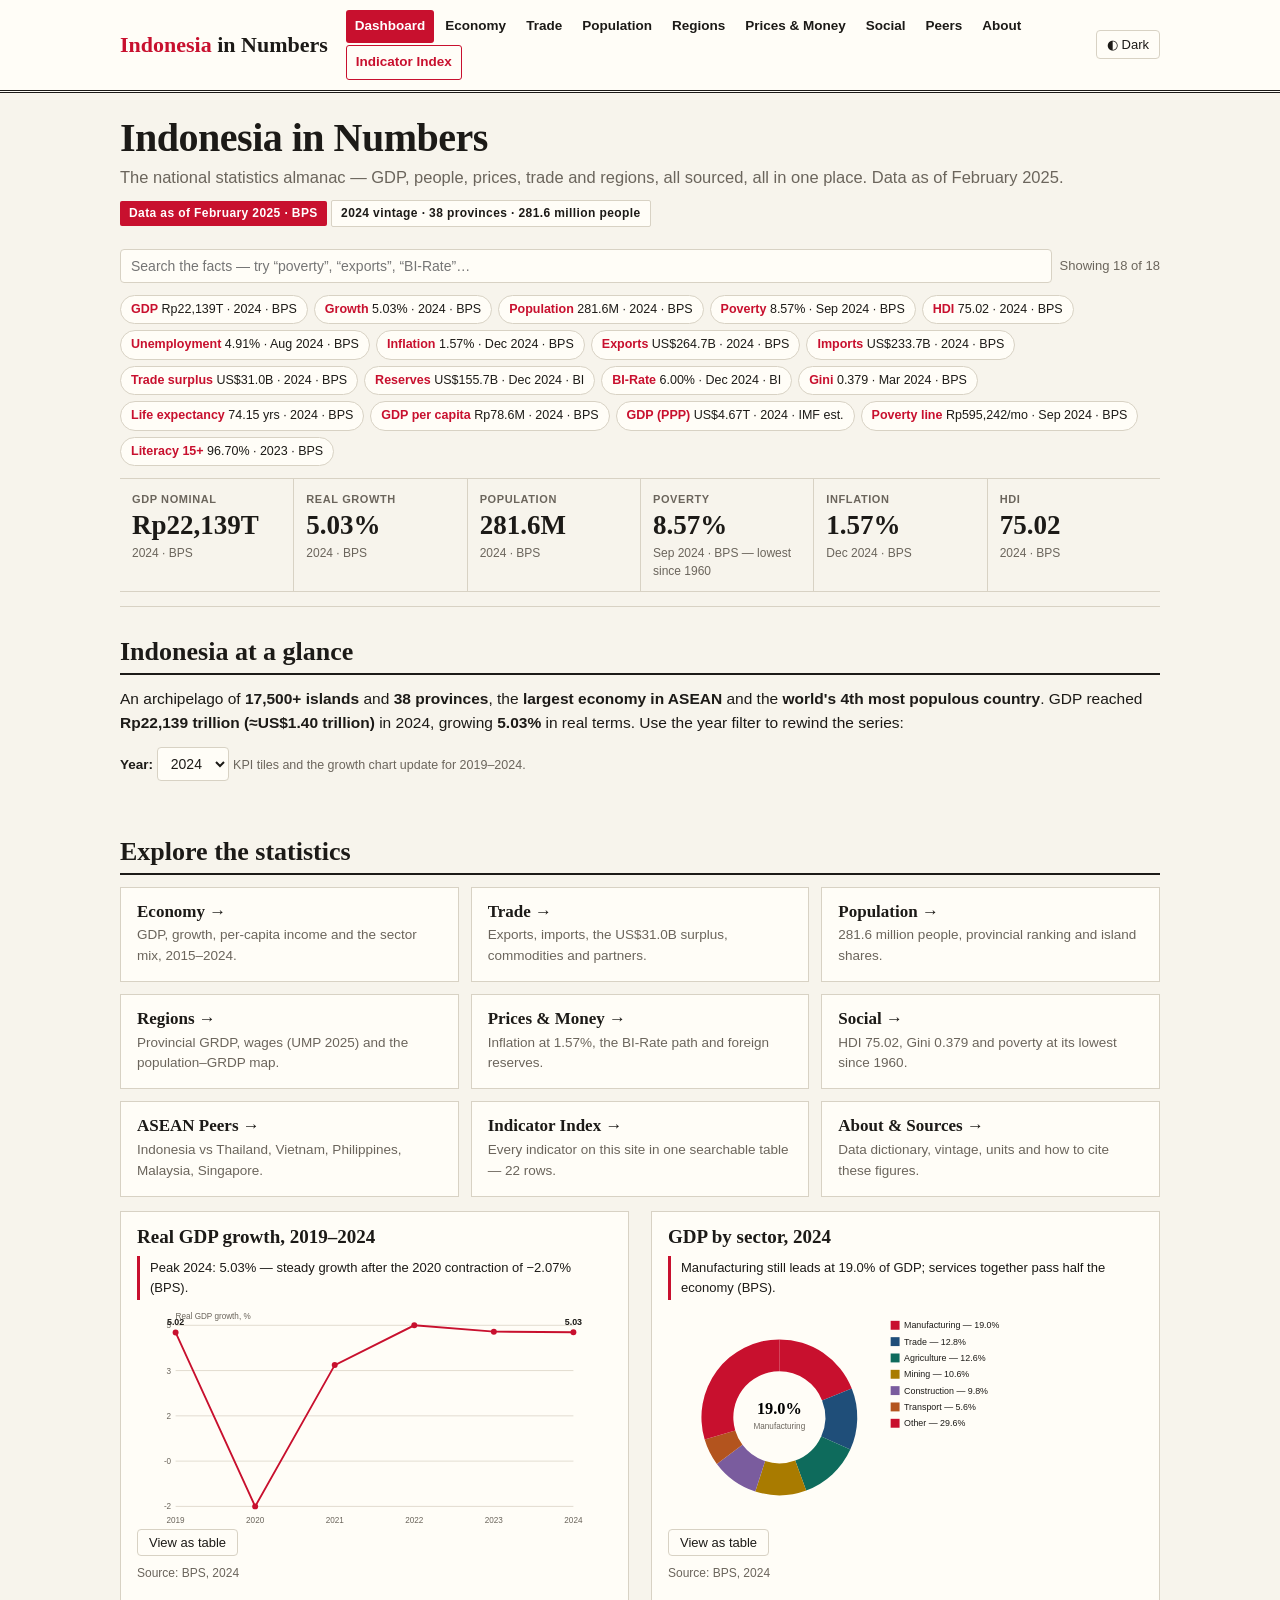
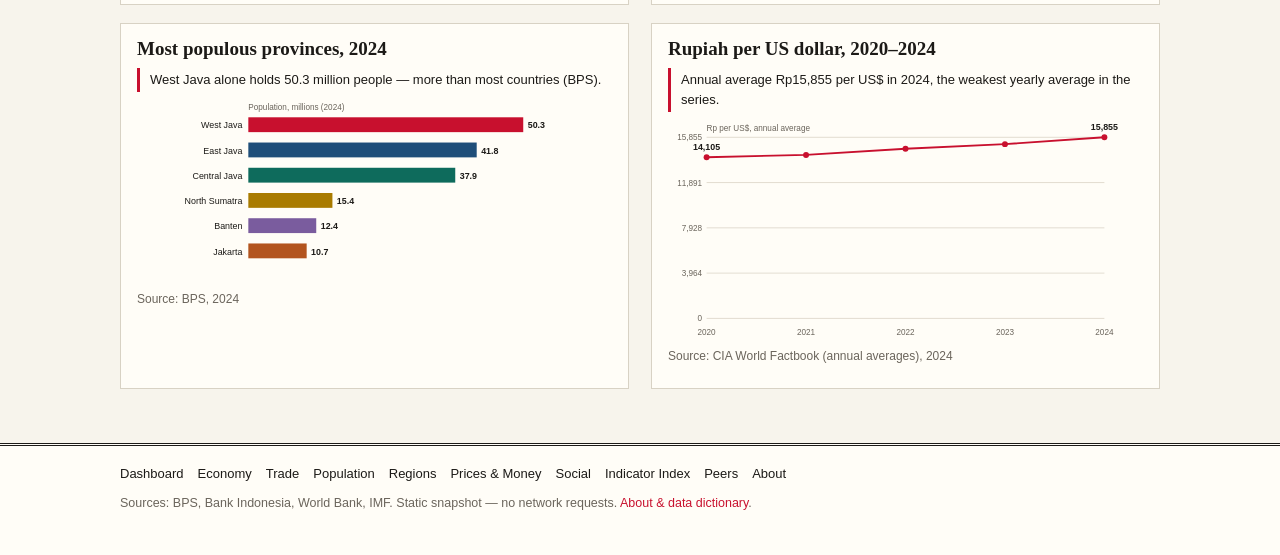
<file: app/index.html>
<!DOCTYPE html>
<html lang="en">
<head>
<meta charset="utf-8">
<meta name="viewport" content="width=device-width, initial-scale=1">
<title>Indonesia in Numbers — National Statistics Dashboard</title>
<meta name="description" content="Indonesia's key statistics, 2024 vintage: GDP, population, poverty, trade, prices and regions. Sources: BPS, Bank Indonesia, World Bank, IMF.">
<link rel="icon" href="favicon.svg" type="image/svg+xml">
<link rel="stylesheet" href="css/style.css">
</head>
<body data-page="index">
<a class="skip" href="#main">Skip to content</a>
<header class="masthead"><div class="wrap">
<a class="brand" href="index.html"><b>Indonesia</b> in Numbers</a>
<nav class="main" aria-label="Main">
<a href="index.html" class="active">Dashboard</a><a href="economy.html">Economy</a><a href="trade.html">Trade</a><a href="population.html">Population</a><a href="regions.html">Regions</a><a href="prices-money.html">Prices &amp; Money</a><a href="social.html">Social</a><a href="peers.html">Peers</a><a href="about.html">About</a><a href="indicators.html" class="cta">Indicator Index</a>
</nav>
<button class="theme-btn" id="themeBtn" type="button">◐ Dark</button>
</div></header>
<main id="main"><div class="wrap">
<div class="hero">
<h1>Indonesia in Numbers</h1>
<p class="sub">The national statistics almanac — GDP, people, prices, trade and regions, all sourced, all in one place. <span class="muted">Data as of February 2025.</span></p>
<p><span class="badge">Data as of February 2025 · BPS</span> <span class="badge alt">2024 vintage · 38 provinces · 281.6 million people</span></p>
<div class="factbar">
<input type="search" id="factSearch" placeholder="Search the facts — try “poverty”, “exports”, “BI-Rate”…" aria-label="Search facts">
<span class="countline" id="factCount"></span>
</div>
<div class="chips" id="factStrip" aria-label="Key facts"></div>
<div class="kpis" style="margin-top:12px">
<div class="kpi"><div class="lab">GDP nominal</div><div class="val num" data-year-kpi="gdp">Rp22,139T</div><p class="src">2024 · BPS</p></div>
<div class="kpi"><div class="lab">Real growth</div><div class="val num" data-year-kpi="growth">5.03%</div><p class="src">2024 · BPS</p></div>
<div class="kpi"><div class="lab">Population</div><div class="val num" data-year-kpi="pop">281.6M</div><p class="src">2024 · BPS</p></div>
<div class="kpi"><div class="lab">Poverty</div><div class="val num">8.57%</div><p class="src">Sep 2024 · BPS — lowest since 1960</p></div>
<div class="kpi"><div class="lab">Inflation</div><div class="val num" data-year-kpi="infl">1.57%</div><p class="src">Dec 2024 · BPS</p></div>
<div class="kpi"><div class="lab">HDI</div><div class="val num">75.02</div><p class="src">2024 · BPS</p></div>
</div>
</div>
<section class="glance">
<h2>Indonesia at a glance</h2>
<p>An archipelago of <b>17,500+ islands</b> and <b>38 provinces</b>, the <b>largest economy in ASEAN</b> and the <b>world's 4th most populous country</b>. GDP reached <b>Rp22,139 trillion (≈US$1.40 trillion)</b> in 2024, growing <b>5.03%</b> in real terms. Use the year filter to rewind the series:</p>
<p><label class="flt" for="yearSel">Year: </label><select id="yearSel"><option>2019</option><option>2020</option><option>2021</option><option>2022</option><option>2023</option><option selected>2024</option></select> <span class="muted small">KPI tiles and the growth chart update for 2019–2024.</span></p>
</section>
<section>
<h2>Explore the statistics</h2>
<div class="explore">
<div class="excard"><h3><a href="economy.html">Economy →</a></h3><p>GDP, growth, per-capita income and the sector mix, 2015–2024.</p></div>
<div class="excard"><h3><a href="trade.html">Trade →</a></h3><p>Exports, imports, the US$31.0B surplus, commodities and partners.</p></div>
<div class="excard"><h3><a href="population.html">Population →</a></h3><p>281.6 million people, provincial ranking and island shares.</p></div>
<div class="excard"><h3><a href="regions.html">Regions →</a></h3><p>Provincial GRDP, wages (UMP 2025) and the population–GRDP map.</p></div>
<div class="excard"><h3><a href="prices-money.html">Prices &amp; Money →</a></h3><p>Inflation at 1.57%, the BI-Rate path and foreign reserves.</p></div>
<div class="excard"><h3><a href="social.html">Social →</a></h3><p>HDI 75.02, Gini 0.379 and poverty at its lowest since 1960.</p></div>
<div class="excard"><h3><a href="peers.html">ASEAN Peers →</a></h3><p>Indonesia vs Thailand, Vietnam, Philippines, Malaysia, Singapore.</p></div>
<div class="excard"><h3><a href="indicators.html">Indicator Index →</a></h3><p>Every indicator on this site in one searchable table — 22 rows.</p></div>
<div class="excard"><h3><a href="about.html">About &amp; Sources →</a></h3><p>Data dictionary, vintage, units and how to cite these figures.</p></div>
</div>
</section>
<section class="charts">
<div class="grid2">
<div class="chartbox" id="boxGrowth"><h3>Real GDP growth, 2019–2024</h3><p class="anno">Peak 2024: 5.03% — steady growth after the 2020 contraction of −2.07% (BPS).</p><div id="growthChart"></div><div class="ctools"><button type="button" data-chart-toggle="boxGrowth">View as table</button></div><div class="chart-table" style="display:none"><table class="sortable"><thead><tr><th>Year</th><th class="num">Growth %</th></tr></thead><tbody><tr><td>2019</td><td class="num">5.02</td></tr><tr><td>2020</td><td class="num">−2.07</td></tr><tr><td>2021</td><td class="num">3.69</td></tr><tr><td>2022</td><td class="num">5.31</td></tr><tr><td>2023</td><td class="num">5.05</td></tr><tr><td>2024</td><td class="num">5.03</td></tr></tbody></table></div><p class="src">Source: BPS, 2024</p></div>
<div class="chartbox" id="boxSector"><h3>GDP by sector, 2024</h3><p class="anno">Manufacturing still leads at 19.0% of GDP; services together pass half the economy (BPS).</p><div id="sectorChart"></div><div class="ctools"><button type="button" data-chart-toggle="boxSector">View as table</button></div><div class="chart-table" style="display:none"><table class="sortable"><thead><tr><th>Sector</th><th class="num">Share %</th></tr></thead><tbody><tr><td>Manufacturing</td><td class="num">19.0</td></tr><tr><td>Trade</td><td class="num">12.8</td></tr><tr><td>Agriculture</td><td class="num">12.6</td></tr><tr><td>Mining</td><td class="num">10.6</td></tr><tr><td>Construction</td><td class="num">9.8</td></tr><tr><td>Transport</td><td class="num">5.6</td></tr><tr><td>Other</td><td class="num">29.6</td></tr></tbody></table></div><p class="src">Source: BPS, 2024</p></div>
</div>
<div class="grid2">
<div class="chartbox" id="boxProv"><h3>Most populous provinces, 2024</h3><p class="anno">West Java alone holds 50.3 million people — more than most countries (BPS).</p><div id="provChart"></div><p class="src">Source: BPS, 2024</p></div>
<div class="chartbox" id="boxFx"><h3>Rupiah per US dollar, 2020–2024</h3><p class="anno">Annual average Rp15,855 per US$ in 2024, the weakest yearly average in the series.</p><div id="fxChart"></div><p class="src">Source: CIA World Factbook (annual averages), 2024</p></div>
</div>
</section>
</div></main>
<footer class="site"><div class="wrap">
<nav aria-label="Site map"><a href="index.html">Dashboard</a><a href="economy.html">Economy</a><a href="trade.html">Trade</a><a href="population.html">Population</a><a href="regions.html">Regions</a><a href="prices-money.html">Prices &amp; Money</a><a href="social.html">Social</a><a href="indicators.html">Indicator Index</a><a href="peers.html">Peers</a><a href="about.html">About</a></nav>
<p class="small muted">Sources: BPS, Bank Indonesia, World Bank, IMF. Static snapshot — no network requests. <a href="about.html">About &amp; data dictionary</a>.</p>
</div></footer>
<script src="js/data.js"></script>
<script src="js/charts.js"></script>
<script src="js/app.js"></script>
</body>
</html>
</file>
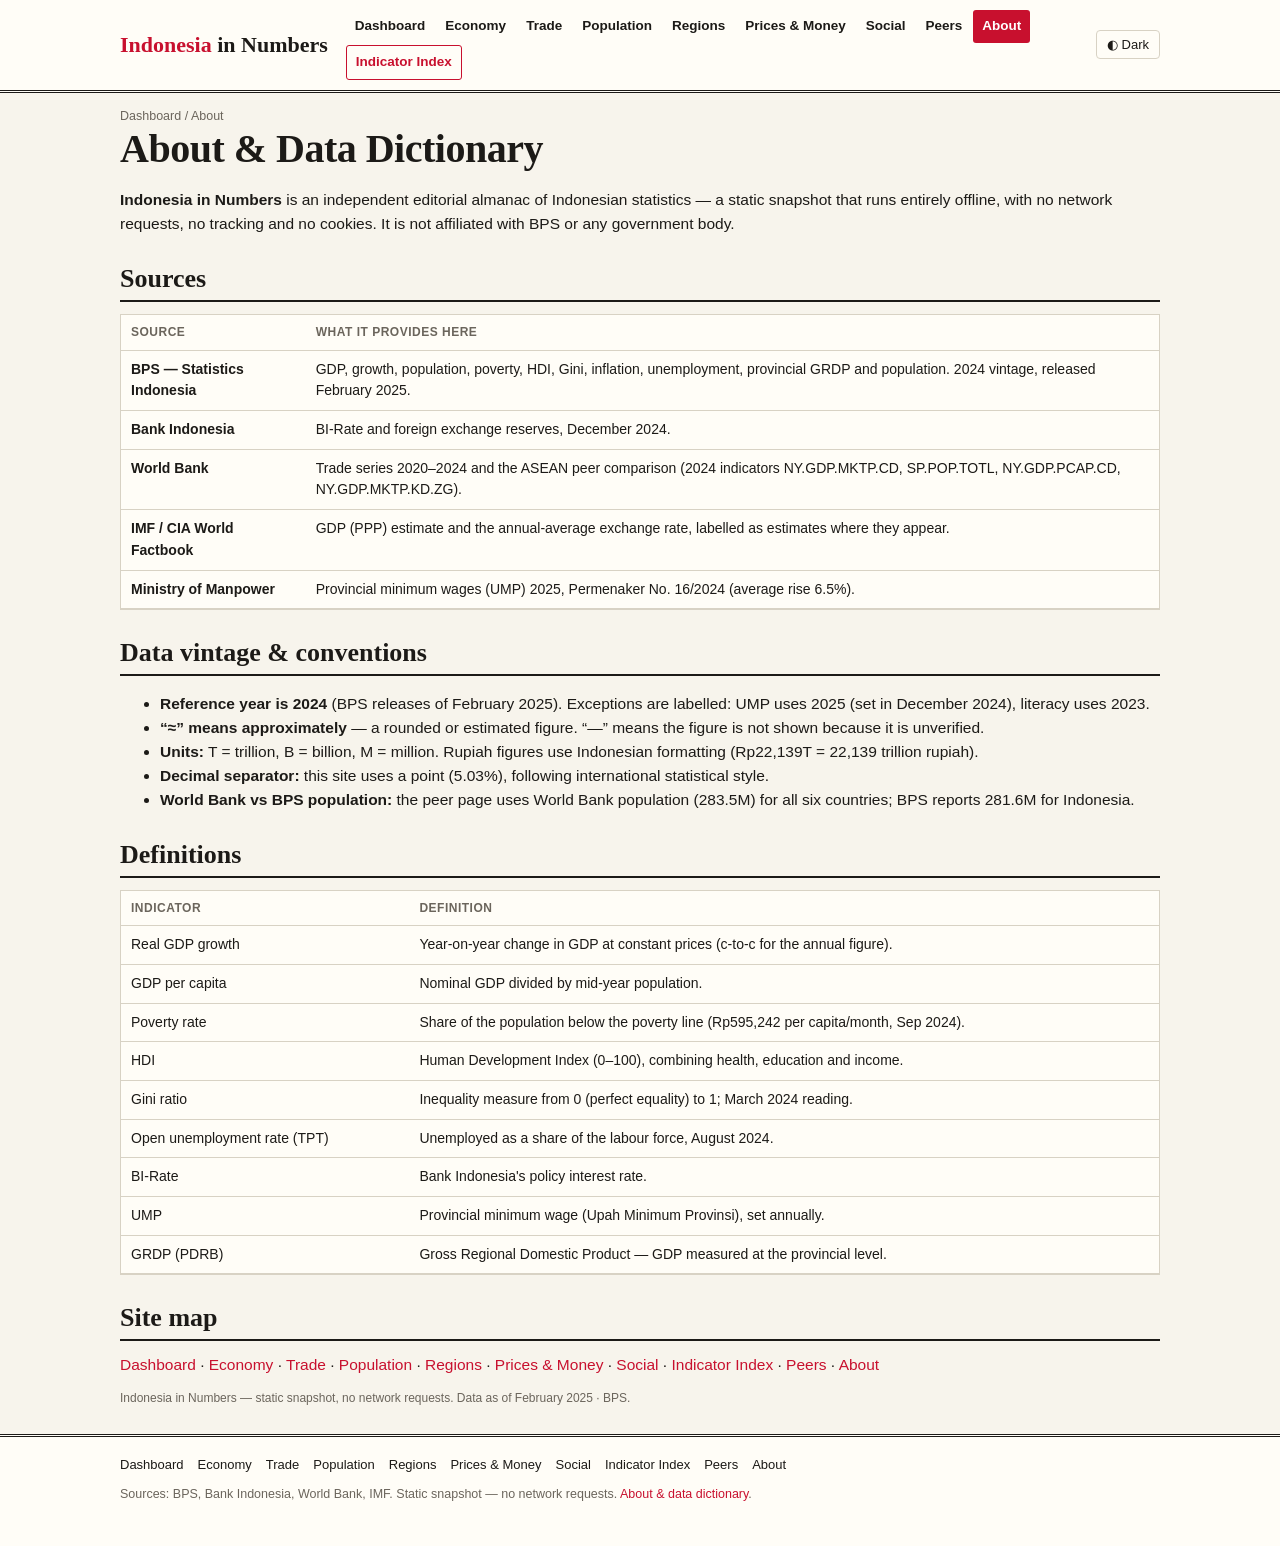
<file: app/about.html>
<!DOCTYPE html>
<html lang="en">
<head>
<meta charset="utf-8">
<meta name="viewport" content="width=device-width, initial-scale=1">
<title>About &amp; Data Dictionary — Indonesia in Numbers</title>
<meta name="description" content="Sources, data vintage, units and definitions for Indonesia in Numbers.">
<link rel="icon" href="favicon.svg" type="image/svg+xml">
<link rel="stylesheet" href="css/style.css">
</head>
<body data-page="about">
<a class="skip" href="#main">Skip to content</a>
<header class="masthead"><div class="wrap">
<a class="brand" href="index.html"><b>Indonesia</b> in Numbers</a>
<nav class="main" aria-label="Main">
<a href="index.html">Dashboard</a><a href="economy.html">Economy</a><a href="trade.html">Trade</a><a href="population.html">Population</a><a href="regions.html">Regions</a><a href="prices-money.html">Prices &amp; Money</a><a href="social.html">Social</a><a href="peers.html">Peers</a><a href="about.html" class="active">About</a><a href="indicators.html" class="cta">Indicator Index</a>
</nav>
<button class="theme-btn" id="themeBtn" type="button">◐ Dark</button>
</div></header>
<main id="main"><div class="wrap">
<p class="crumb"><a href="index.html">Dashboard</a> / About</p>
<h1>About &amp; Data Dictionary</h1>
<p class="sub"><b>Indonesia in Numbers</b> is an independent editorial almanac of Indonesian statistics — a static snapshot that runs entirely offline, with no network requests, no tracking and no cookies. It is not affiliated with BPS or any government body.</p>
<h2>Sources</h2>
<div class="tblwrap"><table><thead><tr><th>Source</th><th>What it provides here</th></tr></thead><tbody>
<tr><td><b>BPS — Statistics Indonesia</b></td><td>GDP, growth, population, poverty, HDI, Gini, inflation, unemployment, provincial GRDP and population. 2024 vintage, released February 2025.</td></tr>
<tr><td><b>Bank Indonesia</b></td><td>BI-Rate and foreign exchange reserves, December 2024.</td></tr>
<tr><td><b>World Bank</b></td><td>Trade series 2020–2024 and the ASEAN peer comparison (2024 indicators NY.GDP.MKTP.CD, SP.POP.TOTL, NY.GDP.PCAP.CD, NY.GDP.MKTP.KD.ZG).</td></tr>
<tr><td><b>IMF / CIA World Factbook</b></td><td>GDP (PPP) estimate and the annual-average exchange rate, labelled as estimates where they appear.</td></tr>
<tr><td><b>Ministry of Manpower</b></td><td>Provincial minimum wages (UMP) 2025, Permenaker No. 16/2024 (average rise 6.5%).</td></tr>
</tbody></table></div>
<h2>Data vintage &amp; conventions</h2>
<ul>
<li><b>Reference year is 2024</b> (BPS releases of February 2025). Exceptions are labelled: UMP uses 2025 (set in December 2024), literacy uses 2023.</li>
<li><b>“≈” means approximately</b> — a rounded or estimated figure. “—” means the figure is not shown because it is unverified.</li>
<li><b>Units:</b> T = trillion, B = billion, M = million. Rupiah figures use Indonesian formatting (Rp22,139T = 22,139 trillion rupiah).</li>
<li><b>Decimal separator:</b> this site uses a point (5.03%), following international statistical style.</li>
<li><b>World Bank vs BPS population:</b> the peer page uses World Bank population (283.5M) for all six countries; BPS reports 281.6M for Indonesia.</li>
</ul>
<h2>Definitions</h2>
<div class="tblwrap"><table><thead><tr><th>Indicator</th><th>Definition</th></tr></thead><tbody>
<tr><td>Real GDP growth</td><td>Year-on-year change in GDP at constant prices (c-to-c for the annual figure).</td></tr>
<tr><td>GDP per capita</td><td>Nominal GDP divided by mid-year population.</td></tr>
<tr><td>Poverty rate</td><td>Share of the population below the poverty line (Rp595,242 per capita/month, Sep 2024).</td></tr>
<tr><td>HDI</td><td>Human Development Index (0–100), combining health, education and income.</td></tr>
<tr><td>Gini ratio</td><td>Inequality measure from 0 (perfect equality) to 1; March 2024 reading.</td></tr>
<tr><td>Open unemployment rate (TPT)</td><td>Unemployed as a share of the labour force, August 2024.</td></tr>
<tr><td>BI-Rate</td><td>Bank Indonesia's policy interest rate.</td></tr>
<tr><td>UMP</td><td>Provincial minimum wage (Upah Minimum Provinsi), set annually.</td></tr>
<tr><td>GRDP (PDRB)</td><td>Gross Regional Domestic Product — GDP measured at the provincial level.</td></tr>
</tbody></table></div>
<h2>Site map</h2>
<p><a href="index.html">Dashboard</a> · <a href="economy.html">Economy</a> · <a href="trade.html">Trade</a> · <a href="population.html">Population</a> · <a href="regions.html">Regions</a> · <a href="prices-money.html">Prices &amp; Money</a> · <a href="social.html">Social</a> · <a href="indicators.html">Indicator Index</a> · <a href="peers.html">Peers</a> · <a href="about.html">About</a></p>
<p class="src">Indonesia in Numbers — static snapshot, no network requests. Data as of February 2025 · BPS.</p>
</div></main>
<footer class="site"><div class="wrap">
<nav aria-label="Site map"><a href="index.html">Dashboard</a><a href="economy.html">Economy</a><a href="trade.html">Trade</a><a href="population.html">Population</a><a href="regions.html">Regions</a><a href="prices-money.html">Prices &amp; Money</a><a href="social.html">Social</a><a href="indicators.html">Indicator Index</a><a href="peers.html">Peers</a><a href="about.html">About</a></nav>
<p class="small muted">Sources: BPS, Bank Indonesia, World Bank, IMF. Static snapshot — no network requests. <a href="about.html">About &amp; data dictionary</a>.</p>
</div></footer>
<script src="js/data.js"></script>
<script src="js/charts.js"></script>
<script src="js/app.js"></script>
</body>
</html>
</file>
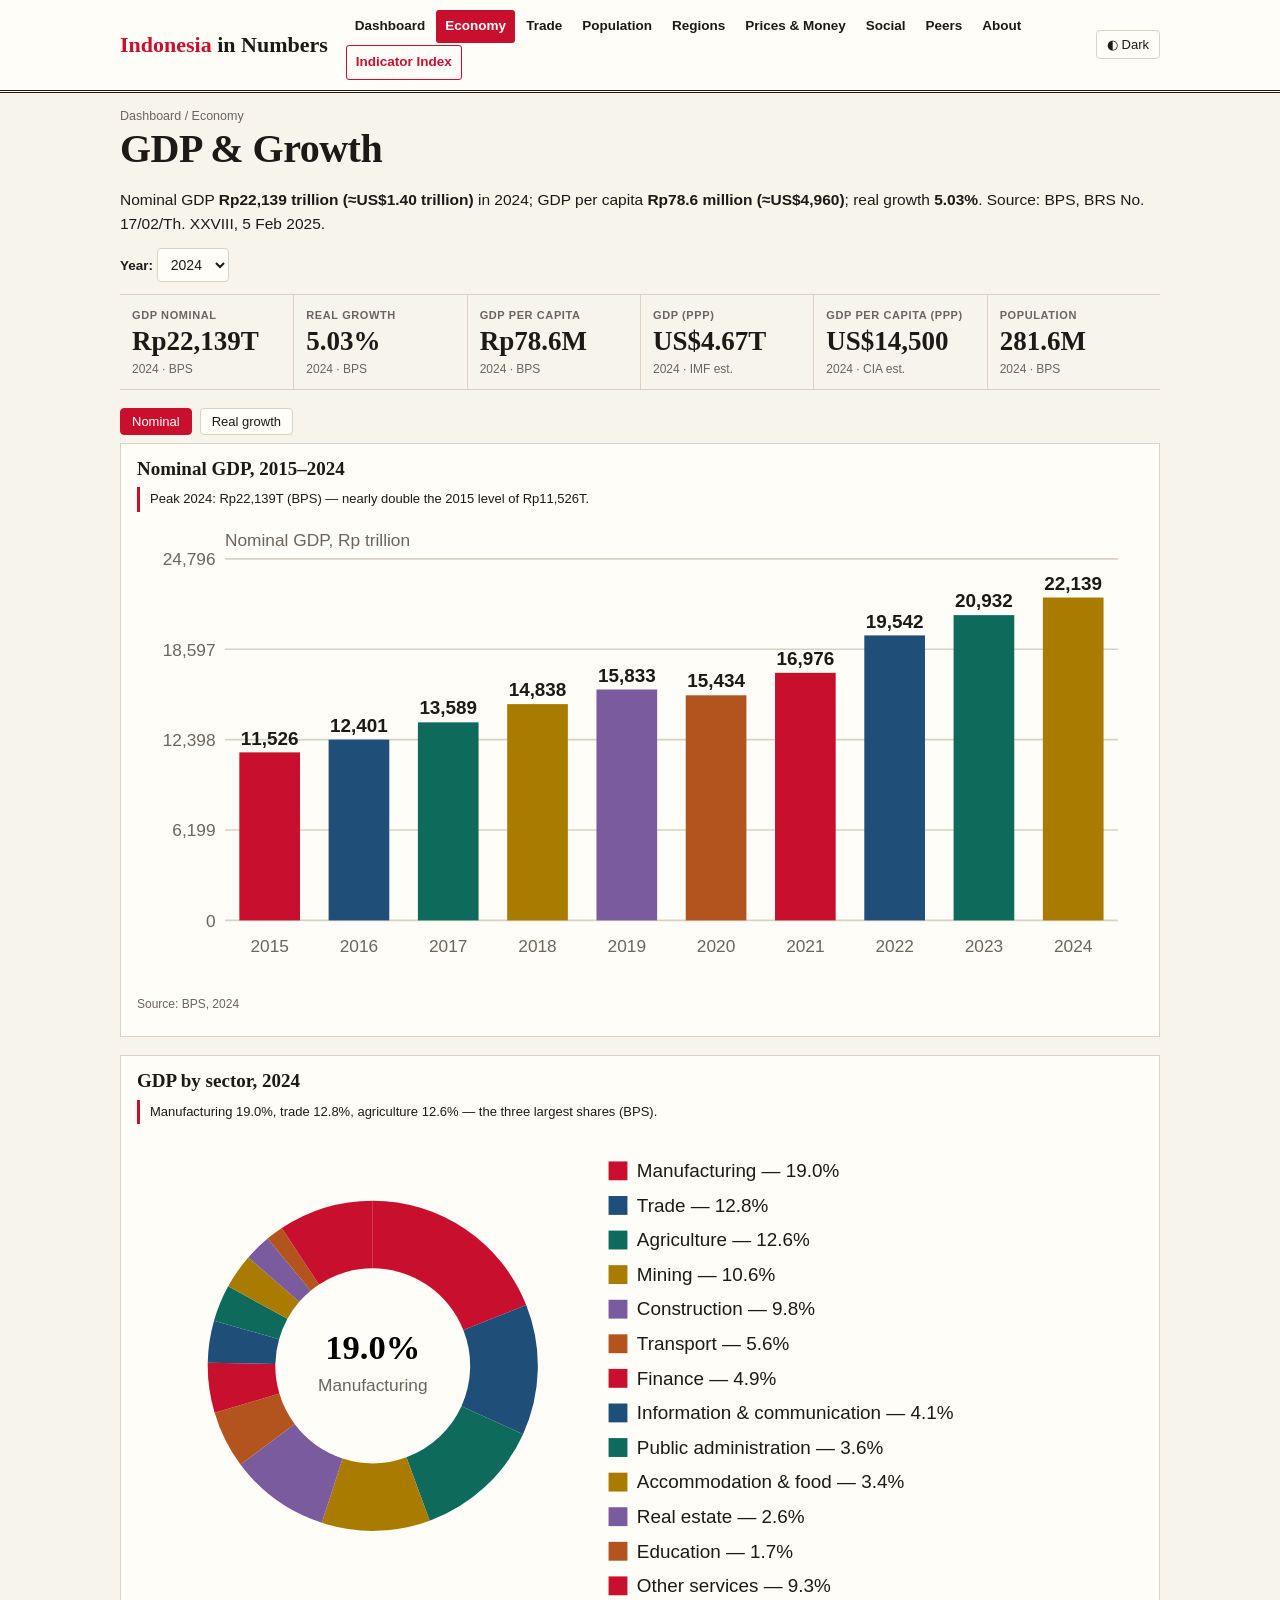
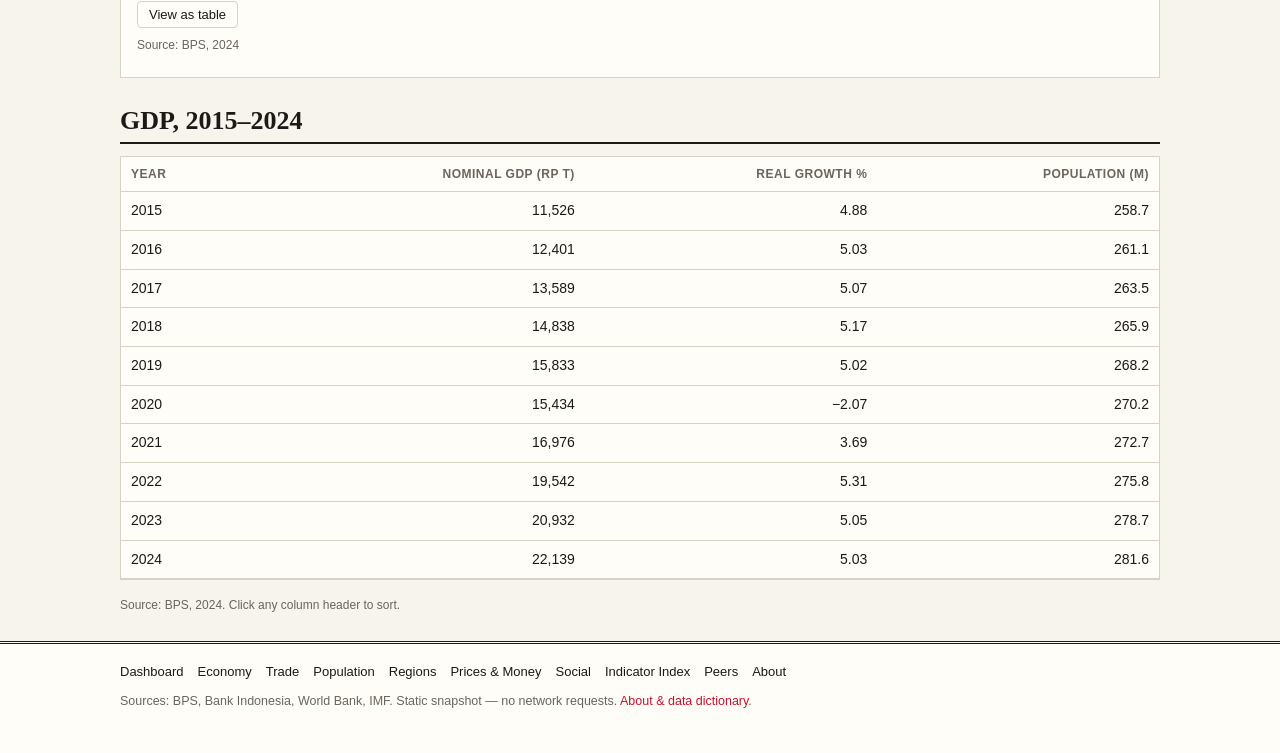
<file: app/economy.html>
<!DOCTYPE html>
<html lang="en">
<head>
<meta charset="utf-8">
<meta name="viewport" content="width=device-width, initial-scale=1">
<title>Economy — Indonesia in Numbers</title>
<meta name="description" content="Indonesia GDP, growth and sector mix 2015–2024. Source: BPS.">
<link rel="icon" href="favicon.svg" type="image/svg+xml">
<link rel="stylesheet" href="css/style.css">
</head>
<body data-page="economy">
<a class="skip" href="#main">Skip to content</a>
<header class="masthead"><div class="wrap">
<a class="brand" href="index.html"><b>Indonesia</b> in Numbers</a>
<nav class="main" aria-label="Main">
<a href="index.html">Dashboard</a><a href="economy.html" class="active">Economy</a><a href="trade.html">Trade</a><a href="population.html">Population</a><a href="regions.html">Regions</a><a href="prices-money.html">Prices &amp; Money</a><a href="social.html">Social</a><a href="peers.html">Peers</a><a href="about.html">About</a><a href="indicators.html" class="cta">Indicator Index</a>
</nav>
<button class="theme-btn" id="themeBtn" type="button">◐ Dark</button>
</div></header>
<main id="main"><div class="wrap">
<p class="crumb"><a href="index.html">Dashboard</a> / Economy</p>
<h1>GDP &amp; Growth</h1>
<p class="sub">Nominal GDP <b>Rp22,139 trillion (≈US$1.40 trillion)</b> in 2024; GDP per capita <b>Rp78.6 million (≈US$4,960)</b>; real growth <b>5.03%</b>. Source: BPS, BRS No. 17/02/Th. XXVIII, 5 Feb 2025.</p>
<p><label class="flt" for="yearSel">Year: </label><select id="yearSel"><option>2019</option><option>2020</option><option>2021</option><option>2022</option><option>2023</option><option selected>2024</option></select></p>
<div class="kpis" style="margin:12px 0 18px">
<div class="kpi"><div class="lab">GDP nominal</div><div class="val num" data-year-kpi="gdp">Rp22,139T</div><p class="src">2024 · BPS</p></div>
<div class="kpi"><div class="lab">Real growth</div><div class="val num" data-year-kpi="growth">5.03%</div><p class="src">2024 · BPS</p></div>
<div class="kpi"><div class="lab">GDP per capita</div><div class="val num">Rp78.6M</div><p class="src">2024 · BPS</p></div>
<div class="kpi"><div class="lab">GDP (PPP)</div><div class="val num">US$4.67T</div><p class="src">2024 · IMF est.</p></div>
<div class="kpi"><div class="lab">GDP per capita (PPP)</div><div class="val num">US$14,500</div><p class="src">2024 · CIA est.</p></div>
<div class="kpi"><div class="lab">Population</div><div class="val num" data-year-kpi="pop">281.6M</div><p class="src">2024 · BPS</p></div>
</div>
<div class="ctools" role="tablist" aria-label="GDP view">
<button type="button" class="tabbtn on" data-tabgroup="gdptab" data-tab="nominal">Nominal</button>
<button type="button" class="tabbtn" data-tabgroup="gdptab" data-tab="real">Real growth</button>
</div>
<div data-tabpanel="gdptab" data-tab="nominal">
<div class="chartbox" id="boxGdp"><h3>Nominal GDP, 2015–2024</h3><p class="anno">Peak 2024: Rp22,139T (BPS) — nearly double the 2015 level of Rp11,526T.</p><div id="gdpChart"></div><p class="src">Source: BPS, 2024</p></div>
</div>
<div data-tabpanel="gdptab" data-tab="real" style="display:none">
<div class="chartbox"><h3>Real GDP growth, 2015–2024</h3><p class="anno">The 2020 contraction (−2.07%) is the only negative year; growth has held near 5% since 2022 (BPS).</p><div id="growthChart2"></div><p class="src">Source: BPS, 2024</p></div>
</div>
<div class="chartbox" id="boxSector2"><h3>GDP by sector, 2024</h3><p class="anno">Manufacturing 19.0%, trade 12.8%, agriculture 12.6% — the three largest shares (BPS).</p><div id="sectorChart2"></div><div class="ctools"><button type="button" data-chart-toggle="boxSector2">View as table</button></div><div class="chart-table" style="display:none"><table class="sortable"><thead><tr><th>Sector</th><th class="num">Share %</th></tr></thead><tbody><tr><td>Manufacturing</td><td class="num">19.0</td></tr><tr><td>Trade</td><td class="num">12.8</td></tr><tr><td>Agriculture</td><td class="num">12.6</td></tr><tr><td>Mining</td><td class="num">10.6</td></tr><tr><td>Construction</td><td class="num">9.8</td></tr><tr><td>Transport</td><td class="num">5.6</td></tr><tr><td>Finance</td><td class="num">4.9</td></tr><tr><td>Information &amp; communication</td><td class="num">4.1</td></tr><tr><td>Public administration</td><td class="num">3.6</td></tr><tr><td>Accommodation &amp; food</td><td class="num">3.4</td></tr><tr><td>Real estate</td><td class="num">2.6</td></tr><tr><td>Education</td><td class="num">1.7</td></tr><tr><td>Other services</td><td class="num">9.3</td></tr></tbody></table></div><p class="src">Source: BPS, 2024</p></div>
<h2>GDP, 2015–2024</h2>
<div class="tblwrap"><table class="sortable"><thead><tr><th>Year</th><th class="num">Nominal GDP (Rp T)</th><th class="num">Real growth %</th><th class="num">Population (M)</th></tr></thead><tbody>
<tr><td>2015</td><td class="num">11,526</td><td class="num">4.88</td><td class="num">258.7</td></tr>
<tr><td>2016</td><td class="num">12,401</td><td class="num">5.03</td><td class="num">261.1</td></tr>
<tr><td>2017</td><td class="num">13,589</td><td class="num">5.07</td><td class="num">263.5</td></tr>
<tr><td>2018</td><td class="num">14,838</td><td class="num">5.17</td><td class="num">265.9</td></tr>
<tr><td>2019</td><td class="num">15,833</td><td class="num">5.02</td><td class="num">268.2</td></tr>
<tr><td>2020</td><td class="num">15,434</td><td class="num">−2.07</td><td class="num">270.2</td></tr>
<tr><td>2021</td><td class="num">16,976</td><td class="num">3.69</td><td class="num">272.7</td></tr>
<tr><td>2022</td><td class="num">19,542</td><td class="num">5.31</td><td class="num">275.8</td></tr>
<tr><td>2023</td><td class="num">20,932</td><td class="num">5.05</td><td class="num">278.7</td></tr>
<tr><td>2024</td><td class="num">22,139</td><td class="num">5.03</td><td class="num">281.6</td></tr>
</tbody></table></div>
<p class="src">Source: BPS, 2024. Click any column header to sort.</p>
</div></main>
<footer class="site"><div class="wrap">
<nav aria-label="Site map"><a href="index.html">Dashboard</a><a href="economy.html">Economy</a><a href="trade.html">Trade</a><a href="population.html">Population</a><a href="regions.html">Regions</a><a href="prices-money.html">Prices &amp; Money</a><a href="social.html">Social</a><a href="indicators.html">Indicator Index</a><a href="peers.html">Peers</a><a href="about.html">About</a></nav>
<p class="small muted">Sources: BPS, Bank Indonesia, World Bank, IMF. Static snapshot — no network requests. <a href="about.html">About &amp; data dictionary</a>.</p>
</div></footer>
<script src="js/data.js"></script>
<script src="js/charts.js"></script>
<script src="js/app.js"></script>
</body>
</html>
</file>
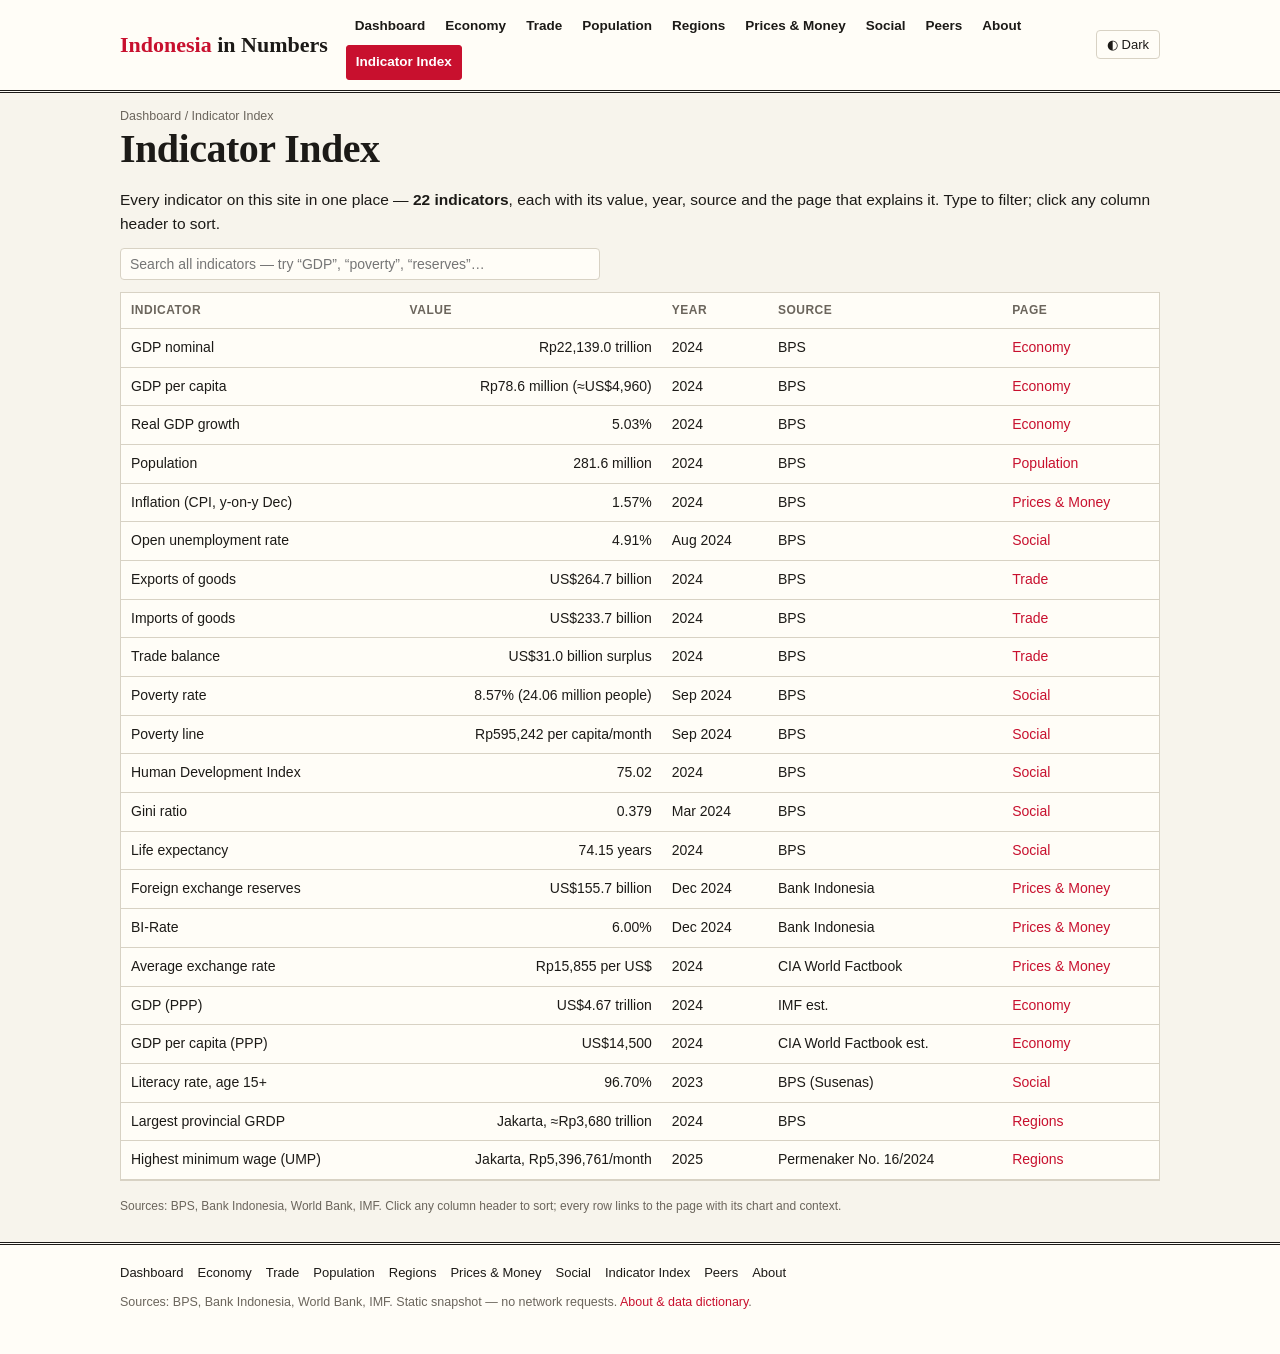
<file: app/indicators.html>
<!DOCTYPE html>
<html lang="en">
<head>
<meta charset="utf-8">
<meta name="viewport" content="width=device-width, initial-scale=1">
<title>Indicator Index — Indonesia in Numbers</title>
<meta name="description" content="Every indicator on Indonesia in Numbers in one searchable table, each with its value, year, source and page.">
<link rel="icon" href="favicon.svg" type="image/svg+xml">
<link rel="stylesheet" href="css/style.css">
</head>
<body data-page="indicators">
<a class="skip" href="#main">Skip to content</a>
<header class="masthead"><div class="wrap">
<a class="brand" href="index.html"><b>Indonesia</b> in Numbers</a>
<nav class="main" aria-label="Main">
<a href="index.html">Dashboard</a><a href="economy.html">Economy</a><a href="trade.html">Trade</a><a href="population.html">Population</a><a href="regions.html">Regions</a><a href="prices-money.html">Prices &amp; Money</a><a href="social.html">Social</a><a href="peers.html">Peers</a><a href="about.html">About</a><a href="indicators.html" class="cta active">Indicator Index</a>
</nav>
<button class="theme-btn" id="themeBtn" type="button">◐ Dark</button>
</div></header>
<main id="main"><div class="wrap">
<p class="crumb"><a href="index.html">Dashboard</a> / Indicator Index</p>
<h1>Indicator Index</h1>
<p class="sub">Every indicator on this site in one place — <b>22 indicators</b>, each with its value, year, source and the page that explains it. Type to filter; click any column header to sort.</p>
<p><input type="search" id="indSearch" placeholder="Search all indicators — try “GDP”, “poverty”, “reserves”…" aria-label="Search indicators" style="width:min(480px,100%)"> <span class="countline" id="indCount"></span></p>
<div class="tblwrap"><table class="sortable" id="indTable"><thead><tr><th>Indicator</th><th>Value</th><th>Year</th><th>Source</th><th>Page</th></tr></thead><tbody>
<tr><td>GDP nominal</td><td class="num">Rp22,139.0 trillion</td><td>2024</td><td>BPS</td><td><a href="economy.html">Economy</a></td></tr>
<tr><td>GDP per capita</td><td class="num">Rp78.6 million (≈US$4,960)</td><td>2024</td><td>BPS</td><td><a href="economy.html">Economy</a></td></tr>
<tr><td>Real GDP growth</td><td class="num">5.03%</td><td>2024</td><td>BPS</td><td><a href="economy.html">Economy</a></td></tr>
<tr><td>Population</td><td class="num">281.6 million</td><td>2024</td><td>BPS</td><td><a href="population.html">Population</a></td></tr>
<tr><td>Inflation (CPI, y-on-y Dec)</td><td class="num">1.57%</td><td>2024</td><td>BPS</td><td><a href="prices-money.html">Prices &amp; Money</a></td></tr>
<tr><td>Open unemployment rate</td><td class="num">4.91%</td><td>Aug 2024</td><td>BPS</td><td><a href="social.html">Social</a></td></tr>
<tr><td>Exports of goods</td><td class="num">US$264.7 billion</td><td>2024</td><td>BPS</td><td><a href="trade.html">Trade</a></td></tr>
<tr><td>Imports of goods</td><td class="num">US$233.7 billion</td><td>2024</td><td>BPS</td><td><a href="trade.html">Trade</a></td></tr>
<tr><td>Trade balance</td><td class="num">US$31.0 billion surplus</td><td>2024</td><td>BPS</td><td><a href="trade.html">Trade</a></td></tr>
<tr><td>Poverty rate</td><td class="num">8.57% (24.06 million people)</td><td>Sep 2024</td><td>BPS</td><td><a href="social.html">Social</a></td></tr>
<tr><td>Poverty line</td><td class="num">Rp595,242 per capita/month</td><td>Sep 2024</td><td>BPS</td><td><a href="social.html">Social</a></td></tr>
<tr><td>Human Development Index</td><td class="num">75.02</td><td>2024</td><td>BPS</td><td><a href="social.html">Social</a></td></tr>
<tr><td>Gini ratio</td><td class="num">0.379</td><td>Mar 2024</td><td>BPS</td><td><a href="social.html">Social</a></td></tr>
<tr><td>Life expectancy</td><td class="num">74.15 years</td><td>2024</td><td>BPS</td><td><a href="social.html">Social</a></td></tr>
<tr><td>Foreign exchange reserves</td><td class="num">US$155.7 billion</td><td>Dec 2024</td><td>Bank Indonesia</td><td><a href="prices-money.html">Prices &amp; Money</a></td></tr>
<tr><td>BI-Rate</td><td class="num">6.00%</td><td>Dec 2024</td><td>Bank Indonesia</td><td><a href="prices-money.html">Prices &amp; Money</a></td></tr>
<tr><td>Average exchange rate</td><td class="num">Rp15,855 per US$</td><td>2024</td><td>CIA World Factbook</td><td><a href="prices-money.html">Prices &amp; Money</a></td></tr>
<tr><td>GDP (PPP)</td><td class="num">US$4.67 trillion</td><td>2024</td><td>IMF est.</td><td><a href="economy.html">Economy</a></td></tr>
<tr><td>GDP per capita (PPP)</td><td class="num">US$14,500</td><td>2024</td><td>CIA World Factbook est.</td><td><a href="economy.html">Economy</a></td></tr>
<tr><td>Literacy rate, age 15+</td><td class="num">96.70%</td><td>2023</td><td>BPS (Susenas)</td><td><a href="social.html">Social</a></td></tr>
<tr><td>Largest provincial GRDP</td><td class="num">Jakarta, ≈Rp3,680 trillion</td><td>2024</td><td>BPS</td><td><a href="regions.html">Regions</a></td></tr>
<tr><td>Highest minimum wage (UMP)</td><td class="num">Jakarta, Rp5,396,761/month</td><td>2025</td><td>Permenaker No. 16/2024</td><td><a href="regions.html">Regions</a></td></tr>
</tbody></table></div>
<p class="src">Sources: BPS, Bank Indonesia, World Bank, IMF. Click any column header to sort; every row links to the page with its chart and context.</p>
</div></main>
<footer class="site"><div class="wrap">
<nav aria-label="Site map"><a href="index.html">Dashboard</a><a href="economy.html">Economy</a><a href="trade.html">Trade</a><a href="population.html">Population</a><a href="regions.html">Regions</a><a href="prices-money.html">Prices &amp; Money</a><a href="social.html">Social</a><a href="indicators.html">Indicator Index</a><a href="peers.html">Peers</a><a href="about.html">About</a></nav>
<p class="small muted">Sources: BPS, Bank Indonesia, World Bank, IMF. Static snapshot — no network requests. <a href="about.html">About &amp; data dictionary</a>.</p>
</div></footer>
<script src="js/data.js"></script>
<script src="js/charts.js"></script>
<script src="js/app.js"></script>
</body>
</html>
</file>
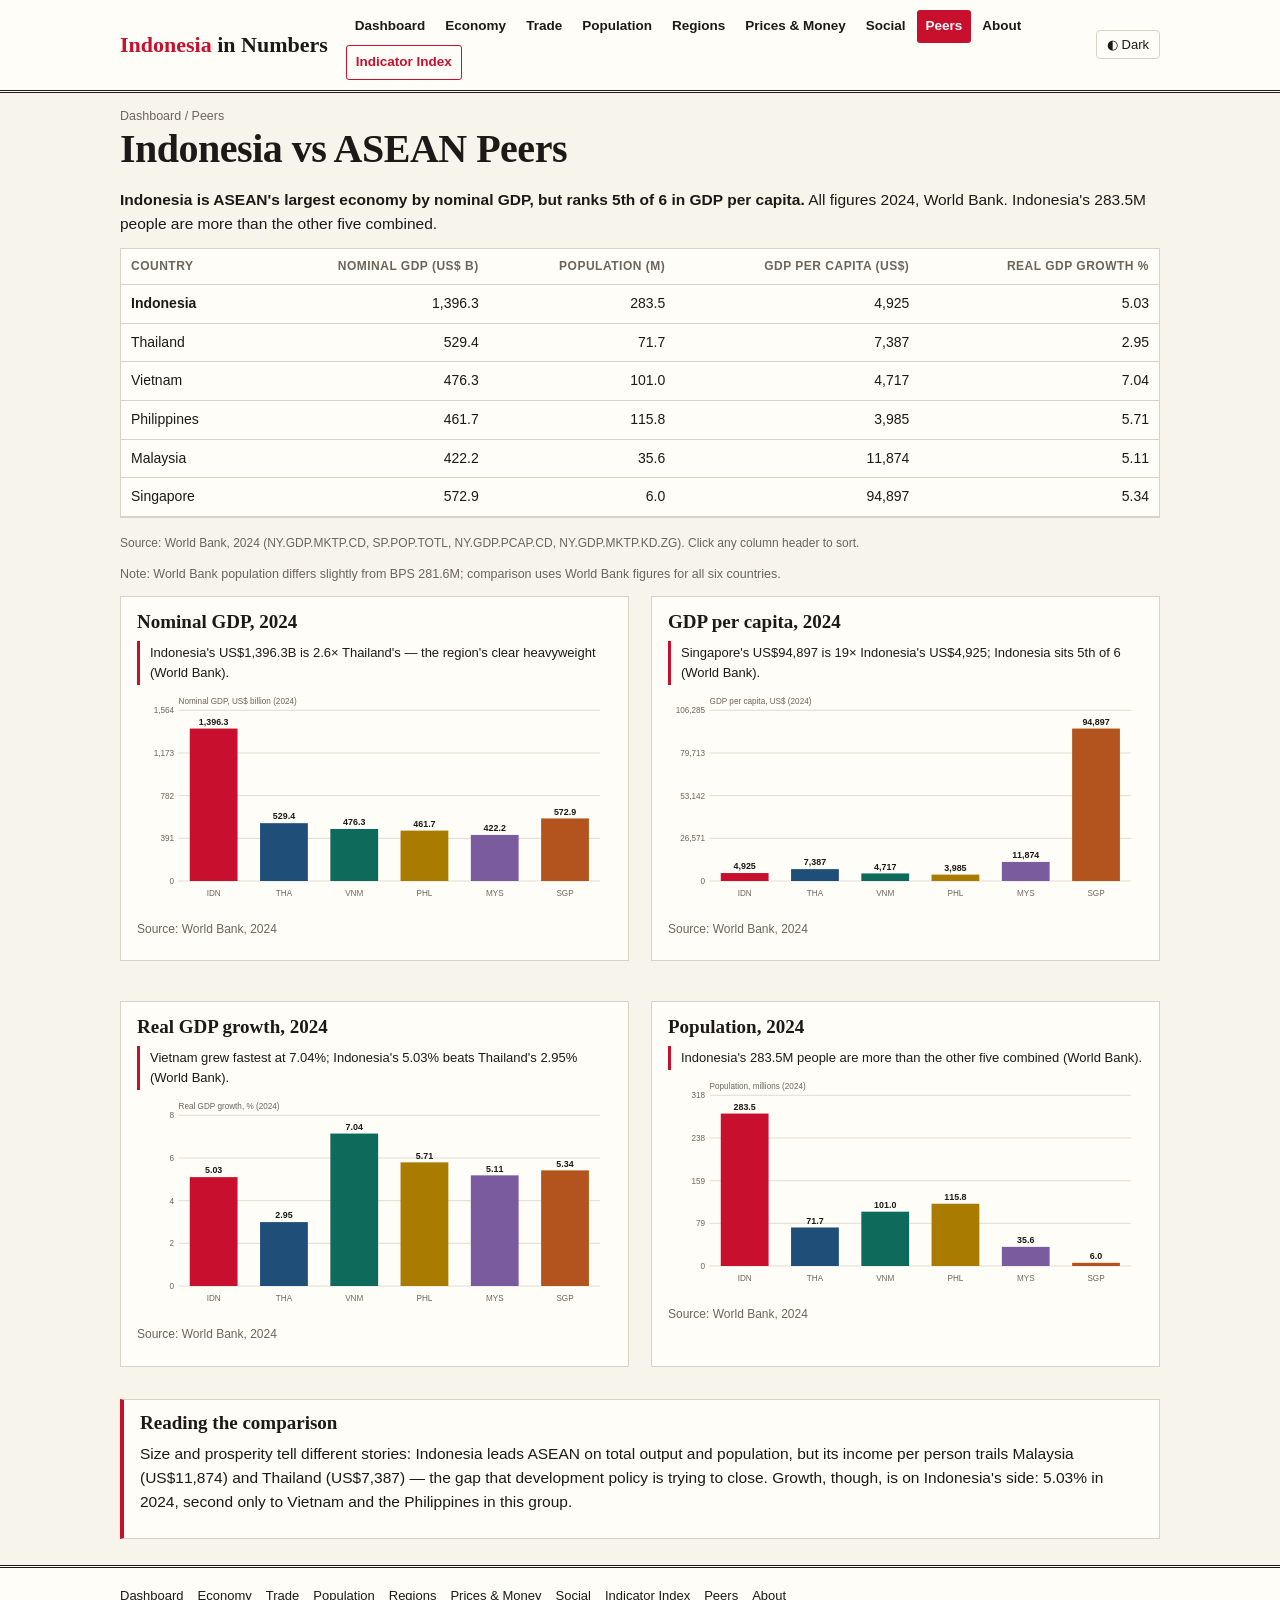
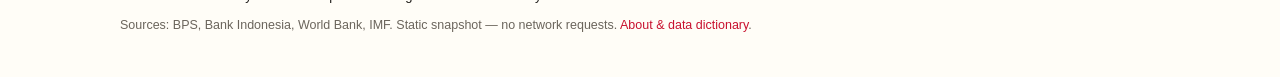
<file: app/peers.html>
<!DOCTYPE html>
<html lang="en">
<head>
<meta charset="utf-8">
<meta name="viewport" content="width=device-width, initial-scale=1">
<title>Indonesia vs ASEAN Peers — Indonesia in Numbers</title>
<meta name="description" content="Indonesia compared with Thailand, Vietnam, Philippines, Malaysia and Singapore on GDP, population, GDP per capita and growth, 2024. Source: World Bank.">
<link rel="icon" href="favicon.svg" type="image/svg+xml">
<link rel="stylesheet" href="css/style.css">
</head>
<body data-page="peers">
<a class="skip" href="#main">Skip to content</a>
<header class="masthead"><div class="wrap">
<a class="brand" href="index.html"><b>Indonesia</b> in Numbers</a>
<nav class="main" aria-label="Main">
<a href="index.html">Dashboard</a><a href="economy.html">Economy</a><a href="trade.html">Trade</a><a href="population.html">Population</a><a href="regions.html">Regions</a><a href="prices-money.html">Prices &amp; Money</a><a href="social.html">Social</a><a href="peers.html" class="active">Peers</a><a href="about.html">About</a><a href="indicators.html" class="cta">Indicator Index</a>
</nav>
<button class="theme-btn" id="themeBtn" type="button">◐ Dark</button>
</div></header>
<main id="main"><div class="wrap">
<p class="crumb"><a href="index.html">Dashboard</a> / Peers</p>
<h1>Indonesia vs ASEAN Peers</h1>
<p class="sub"><b>Indonesia is ASEAN's largest economy by nominal GDP, but ranks 5th of 6 in GDP per capita.</b> All figures 2024, World Bank. Indonesia's 283.5M people are more than the other five combined.</p>
<div class="tblwrap"><table class="sortable"><thead><tr><th>Country</th><th class="num">Nominal GDP (US$ B)</th><th class="num">Population (M)</th><th class="num">GDP per capita (US$)</th><th class="num">Real GDP growth %</th></tr></thead><tbody>
<tr><td><b>Indonesia</b></td><td class="num">1,396.3</td><td class="num">283.5</td><td class="num">4,925</td><td class="num">5.03</td></tr>
<tr><td>Thailand</td><td class="num">529.4</td><td class="num">71.7</td><td class="num">7,387</td><td class="num">2.95</td></tr>
<tr><td>Vietnam</td><td class="num">476.3</td><td class="num">101.0</td><td class="num">4,717</td><td class="num">7.04</td></tr>
<tr><td>Philippines</td><td class="num">461.7</td><td class="num">115.8</td><td class="num">3,985</td><td class="num">5.71</td></tr>
<tr><td>Malaysia</td><td class="num">422.2</td><td class="num">35.6</td><td class="num">11,874</td><td class="num">5.11</td></tr>
<tr><td>Singapore</td><td class="num">572.9</td><td class="num">6.0</td><td class="num">94,897</td><td class="num">5.34</td></tr>
</tbody></table></div>
<p class="src">Source: World Bank, 2024 (NY.GDP.MKTP.CD, SP.POP.TOTL, NY.GDP.PCAP.CD, NY.GDP.MKTP.KD.ZG). Click any column header to sort.</p>
<p class="small muted">Note: World Bank population differs slightly from BPS 281.6M; comparison uses World Bank figures for all six countries.</p>
<div class="grid2">
<div class="chartbox"><h3>Nominal GDP, 2024</h3><p class="anno">Indonesia's US$1,396.3B is 2.6× Thailand's — the region's clear heavyweight (World Bank).</p><div id="peerGdp"></div><p class="src">Source: World Bank, 2024</p></div>
<div class="chartbox"><h3>GDP per capita, 2024</h3><p class="anno">Singapore's US$94,897 is 19× Indonesia's US$4,925; Indonesia sits 5th of 6 (World Bank).</p><div id="peerPc"></div><p class="src">Source: World Bank, 2024</p></div>
<div class="chartbox"><h3>Real GDP growth, 2024</h3><p class="anno">Vietnam grew fastest at 7.04%; Indonesia's 5.03% beats Thailand's 2.95% (World Bank).</p><div id="peerGrowth"></div><p class="src">Source: World Bank, 2024</p></div>
<div class="chartbox"><h3>Population, 2024</h3><p class="anno">Indonesia's 283.5M people are more than the other five combined (World Bank).</p><div id="peerPop"></div><p class="src">Source: World Bank, 2024</p></div>
</div>
<div class="callout"><h3 style="margin-top:0">Reading the comparison</h3><p>Size and prosperity tell different stories: Indonesia leads ASEAN on total output and population, but its income per person trails Malaysia (US$11,874) and Thailand (US$7,387) — the gap that development policy is trying to close. Growth, though, is on Indonesia's side: 5.03% in 2024, second only to Vietnam and the Philippines in this group.</p></div>
</div></main>
<footer class="site"><div class="wrap">
<nav aria-label="Site map"><a href="index.html">Dashboard</a><a href="economy.html">Economy</a><a href="trade.html">Trade</a><a href="population.html">Population</a><a href="regions.html">Regions</a><a href="prices-money.html">Prices &amp; Money</a><a href="social.html">Social</a><a href="indicators.html">Indicator Index</a><a href="peers.html">Peers</a><a href="about.html">About</a></nav>
<p class="small muted">Sources: BPS, Bank Indonesia, World Bank, IMF. Static snapshot — no network requests. <a href="about.html">About &amp; data dictionary</a>.</p>
</div></footer>
<script src="js/data.js"></script>
<script src="js/charts.js"></script>
<script src="js/app.js"></script>
</body>
</html>
</file>
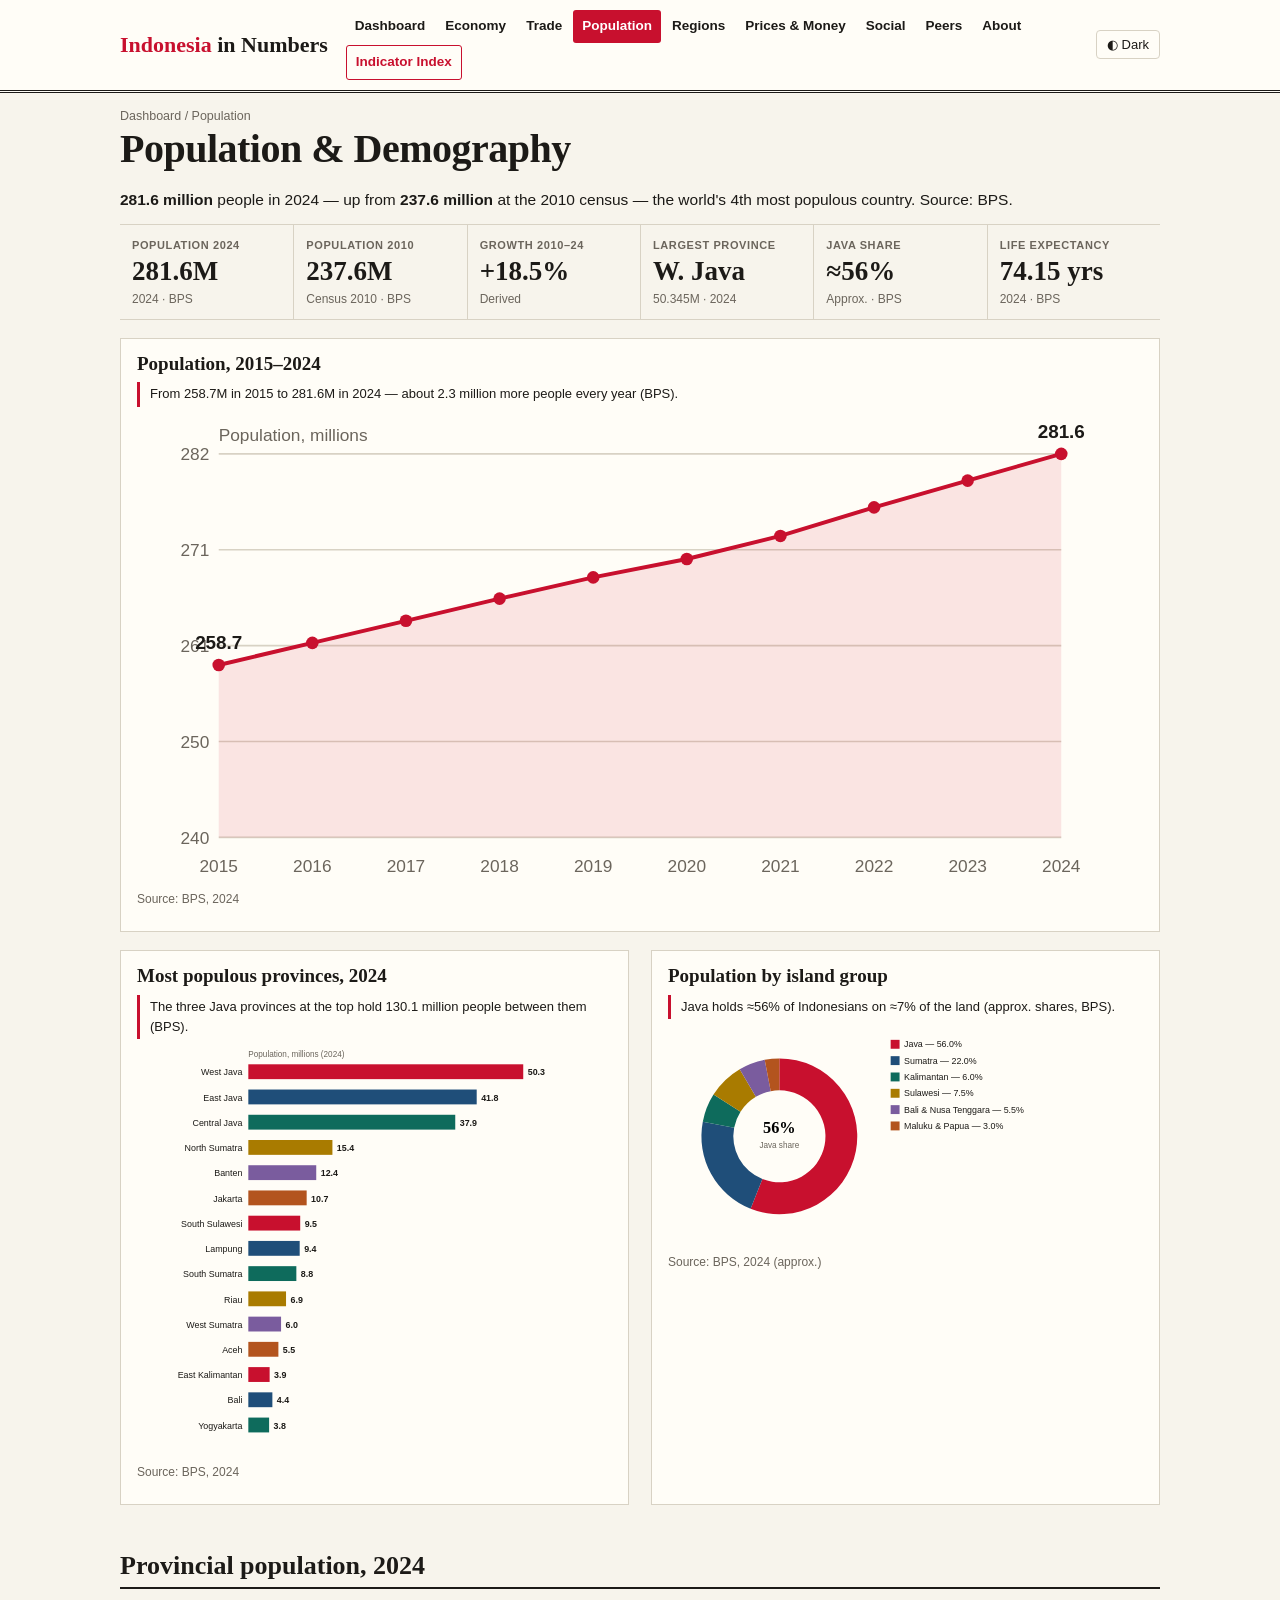
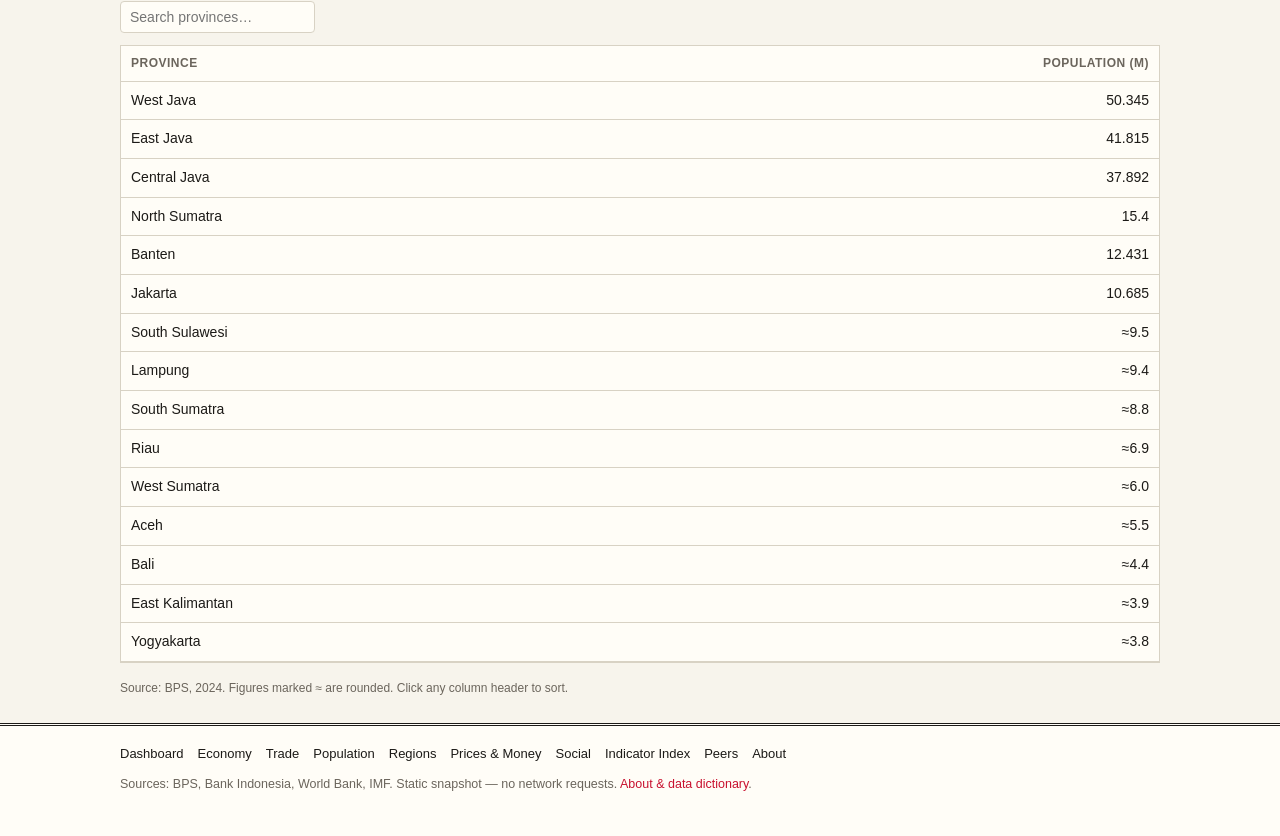
<file: app/population.html>
<!DOCTYPE html>
<html lang="en">
<head>
<meta charset="utf-8">
<meta name="viewport" content="width=device-width, initial-scale=1">
<title>Population &amp; Demography — Indonesia in Numbers</title>
<meta name="description" content="Indonesia population 2010–2024, provincial ranking and island shares. Source: BPS.">
<link rel="icon" href="favicon.svg" type="image/svg+xml">
<link rel="stylesheet" href="css/style.css">
</head>
<body data-page="population">
<a class="skip" href="#main">Skip to content</a>
<header class="masthead"><div class="wrap">
<a class="brand" href="index.html"><b>Indonesia</b> in Numbers</a>
<nav class="main" aria-label="Main">
<a href="index.html">Dashboard</a><a href="economy.html">Economy</a><a href="trade.html">Trade</a><a href="population.html" class="active">Population</a><a href="regions.html">Regions</a><a href="prices-money.html">Prices &amp; Money</a><a href="social.html">Social</a><a href="peers.html">Peers</a><a href="about.html">About</a><a href="indicators.html" class="cta">Indicator Index</a>
</nav>
<button class="theme-btn" id="themeBtn" type="button">◐ Dark</button>
</div></header>
<main id="main"><div class="wrap">
<p class="crumb"><a href="index.html">Dashboard</a> / Population</p>
<h1>Population &amp; Demography</h1>
<p class="sub"><b>281.6 million</b> people in 2024 — up from <b>237.6 million</b> at the 2010 census — the world's 4th most populous country. Source: BPS.</p>
<div class="kpis" style="margin:12px 0 18px">
<div class="kpi"><div class="lab">Population 2024</div><div class="val num">281.6M</div><p class="src">2024 · BPS</p></div>
<div class="kpi"><div class="lab">Population 2010</div><div class="val num">237.6M</div><p class="src">Census 2010 · BPS</p></div>
<div class="kpi"><div class="lab">Growth 2010–24</div><div class="val num">+18.5%</div><p class="src">Derived</p></div>
<div class="kpi"><div class="lab">Largest province</div><div class="val num">W. Java</div><p class="src">50.345M · 2024</p></div>
<div class="kpi"><div class="lab">Java share</div><div class="val num">≈56%</div><p class="src">Approx. · BPS</p></div>
<div class="kpi"><div class="lab">Life expectancy</div><div class="val num">74.15 yrs</div><p class="src">2024 · BPS</p></div>
</div>
<div class="chartbox"><h3>Population, 2015–2024</h3><p class="anno">From 258.7M in 2015 to 281.6M in 2024 — about 2.3 million more people every year (BPS).</p><div id="popChart"></div><p class="src">Source: BPS, 2024</p></div>
<div class="grid2">
<div class="chartbox"><h3>Most populous provinces, 2024</h3><p class="anno">The three Java provinces at the top hold 130.1 million people between them (BPS).</p><div id="provChart15"></div><p class="src">Source: BPS, 2024</p></div>
<div class="chartbox"><h3>Population by island group</h3><p class="anno">Java holds ≈56% of Indonesians on ≈7% of the land (approx. shares, BPS).</p><div id="islandChart"></div><p class="src">Source: BPS, 2024 (approx.)</p></div>
</div>
<h2>Provincial population, 2024</h2>
<p><input type="search" id="provSearch" placeholder="Search provinces…" aria-label="Search provinces"> <span class="countline" id="provCount"></span></p>
<div class="tblwrap"><table class="sortable" id="provTable"><thead><tr><th>Province</th><th class="num">Population (M)</th></tr></thead><tbody>
<tr><td>West Java</td><td class="num">50.345</td></tr>
<tr><td>East Java</td><td class="num">41.815</td></tr>
<tr><td>Central Java</td><td class="num">37.892</td></tr>
<tr><td>North Sumatra</td><td class="num">15.4</td></tr>
<tr><td>Banten</td><td class="num">12.431</td></tr>
<tr><td>Jakarta</td><td class="num">10.685</td></tr>
<tr><td>South Sulawesi</td><td class="num">≈9.5</td></tr>
<tr><td>Lampung</td><td class="num">≈9.4</td></tr>
<tr><td>South Sumatra</td><td class="num">≈8.8</td></tr>
<tr><td>Riau</td><td class="num">≈6.9</td></tr>
<tr><td>West Sumatra</td><td class="num">≈6.0</td></tr>
<tr><td>Aceh</td><td class="num">≈5.5</td></tr>
<tr><td>Bali</td><td class="num">≈4.4</td></tr>
<tr><td>East Kalimantan</td><td class="num">≈3.9</td></tr>
<tr><td>Yogyakarta</td><td class="num">≈3.8</td></tr>
</tbody></table></div>
<p class="src">Source: BPS, 2024. Figures marked ≈ are rounded. Click any column header to sort.</p>
</div></main>
<footer class="site"><div class="wrap">
<nav aria-label="Site map"><a href="index.html">Dashboard</a><a href="economy.html">Economy</a><a href="trade.html">Trade</a><a href="population.html">Population</a><a href="regions.html">Regions</a><a href="prices-money.html">Prices &amp; Money</a><a href="social.html">Social</a><a href="indicators.html">Indicator Index</a><a href="peers.html">Peers</a><a href="about.html">About</a></nav>
<p class="small muted">Sources: BPS, Bank Indonesia, World Bank, IMF. Static snapshot — no network requests. <a href="about.html">About &amp; data dictionary</a>.</p>
</div></footer>
<script src="js/data.js"></script>
<script src="js/charts.js"></script>
<script src="js/app.js"></script>
</body>
</html>
</file>
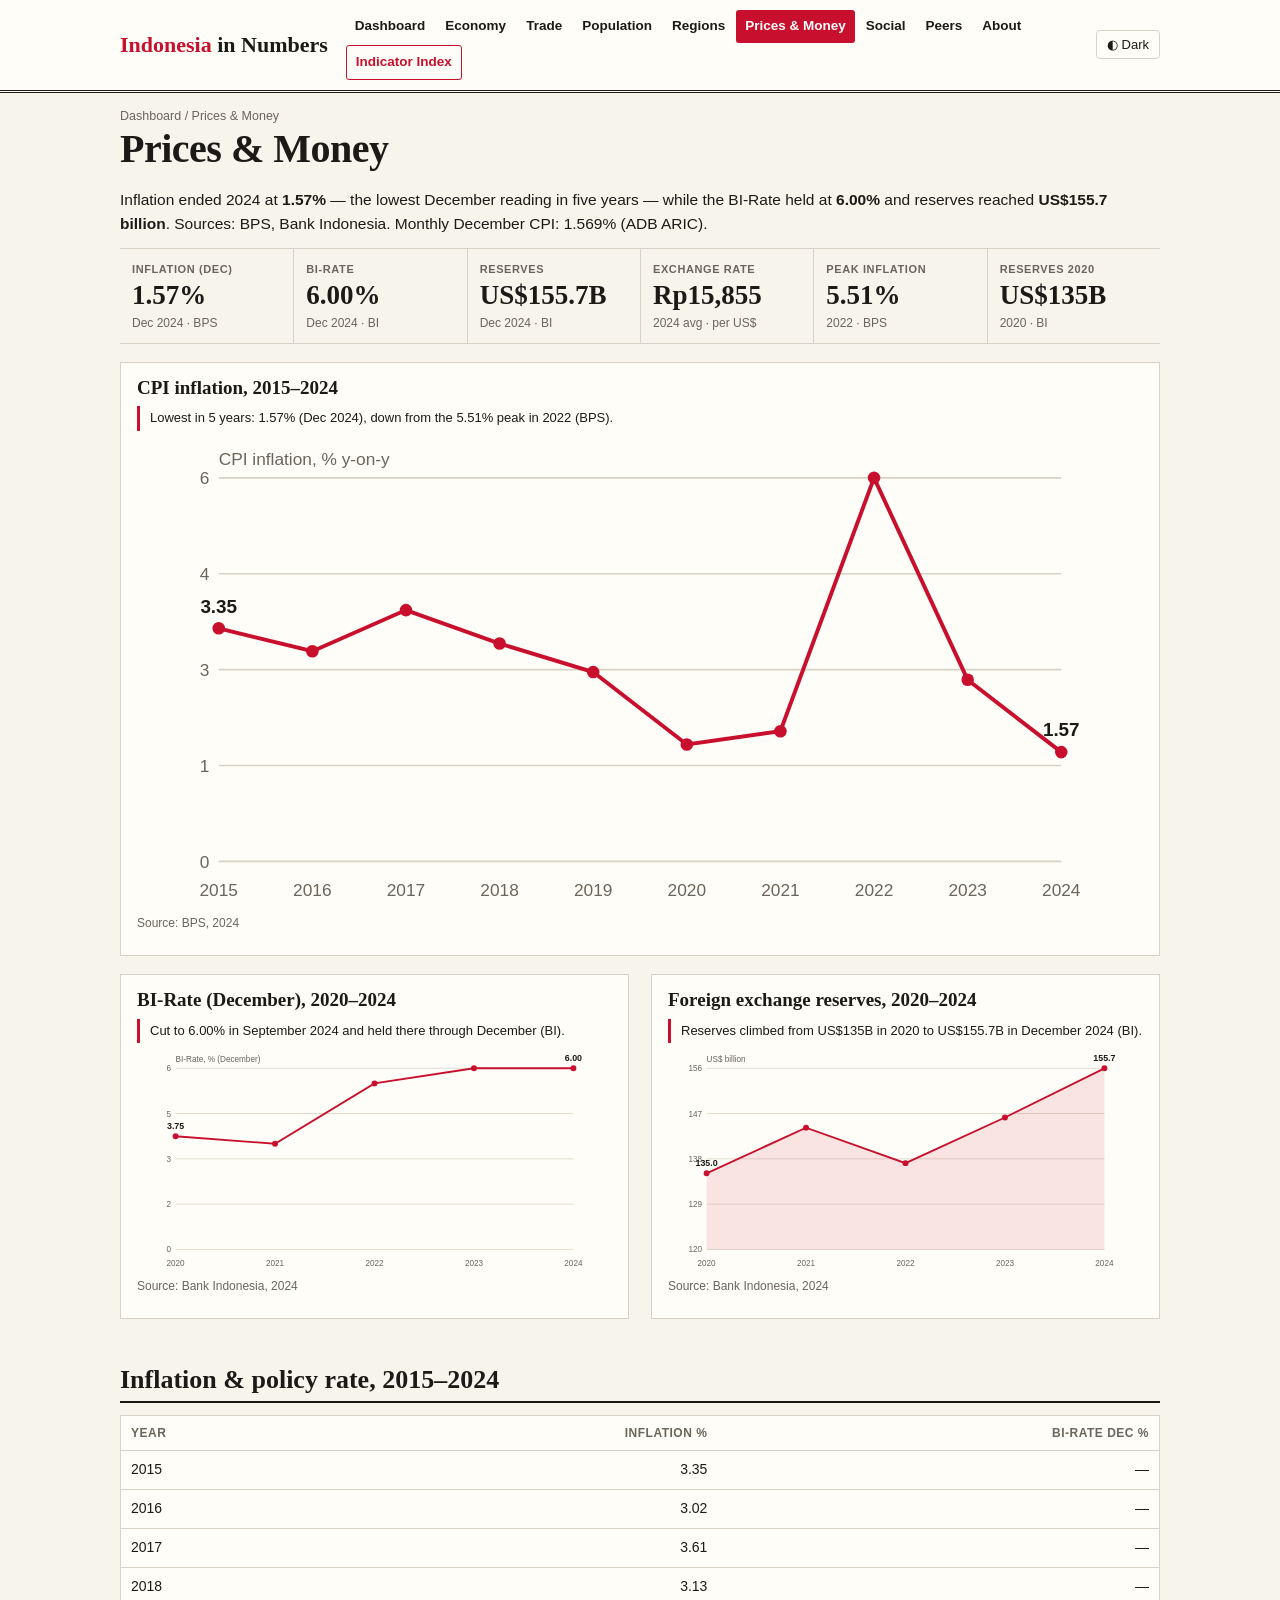
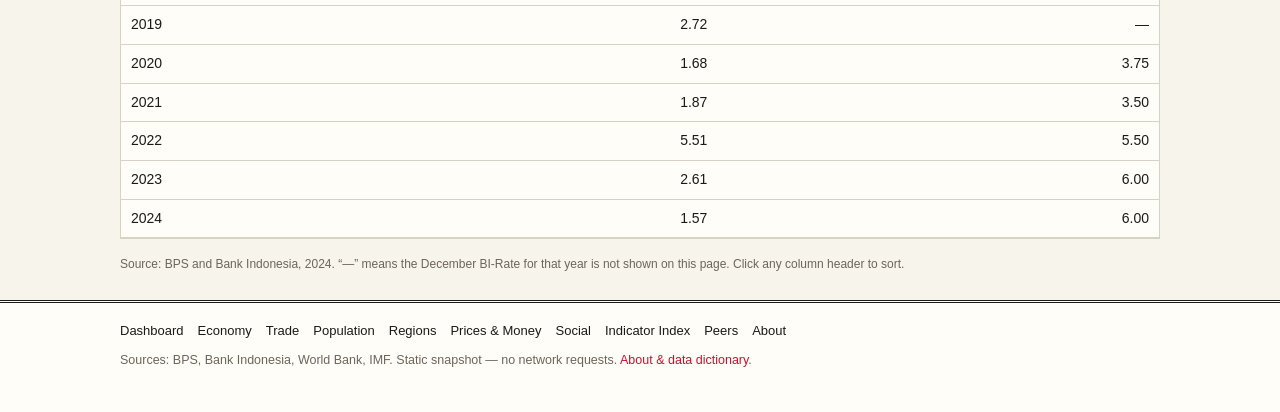
<file: app/prices-money.html>
<!DOCTYPE html>
<html lang="en">
<head>
<meta charset="utf-8">
<meta name="viewport" content="width=device-width, initial-scale=1">
<title>Prices &amp; Money — Indonesia in Numbers</title>
<meta name="description" content="Indonesia inflation, BI-Rate, rupiah exchange rate and foreign exchange reserves. Sources: BPS, Bank Indonesia.">
<link rel="icon" href="favicon.svg" type="image/svg+xml">
<link rel="stylesheet" href="css/style.css">
</head>
<body data-page="prices">
<a class="skip" href="#main">Skip to content</a>
<header class="masthead"><div class="wrap">
<a class="brand" href="index.html"><b>Indonesia</b> in Numbers</a>
<nav class="main" aria-label="Main">
<a href="index.html">Dashboard</a><a href="economy.html">Economy</a><a href="trade.html">Trade</a><a href="population.html">Population</a><a href="regions.html">Regions</a><a href="prices-money.html" class="active">Prices &amp; Money</a><a href="social.html">Social</a><a href="peers.html">Peers</a><a href="about.html">About</a><a href="indicators.html" class="cta">Indicator Index</a>
</nav>
<button class="theme-btn" id="themeBtn" type="button">◐ Dark</button>
</div></header>
<main id="main"><div class="wrap">
<p class="crumb"><a href="index.html">Dashboard</a> / Prices &amp; Money</p>
<h1>Prices &amp; Money</h1>
<p class="sub">Inflation ended 2024 at <b>1.57%</b> — the lowest December reading in five years — while the BI-Rate held at <b>6.00%</b> and reserves reached <b>US$155.7 billion</b>. Sources: BPS, Bank Indonesia. Monthly December CPI: 1.569% (ADB ARIC).</p>
<div class="kpis" style="margin:12px 0 18px">
<div class="kpi"><div class="lab">Inflation (Dec)</div><div class="val num">1.57%</div><p class="src">Dec 2024 · BPS</p></div>
<div class="kpi"><div class="lab">BI-Rate</div><div class="val num">6.00%</div><p class="src">Dec 2024 · BI</p></div>
<div class="kpi"><div class="lab">Reserves</div><div class="val num">US$155.7B</div><p class="src">Dec 2024 · BI</p></div>
<div class="kpi"><div class="lab">Exchange rate</div><div class="val num">Rp15,855</div><p class="src">2024 avg · per US$</p></div>
<div class="kpi"><div class="lab">Peak inflation</div><div class="val num">5.51%</div><p class="src">2022 · BPS</p></div>
<div class="kpi"><div class="lab">Reserves 2020</div><div class="val num">US$135B</div><p class="src">2020 · BI</p></div>
</div>
<div class="chartbox"><h3>CPI inflation, 2015–2024</h3><p class="anno">Lowest in 5 years: 1.57% (Dec 2024), down from the 5.51% peak in 2022 (BPS).</p><div id="inflChart"></div><p class="src">Source: BPS, 2024</p></div>
<div class="grid2">
<div class="chartbox"><h3>BI-Rate (December), 2020–2024</h3><p class="anno">Cut to 6.00% in September 2024 and held there through December (BI).</p><div id="rateChart"></div><p class="src">Source: Bank Indonesia, 2024</p></div>
<div class="chartbox"><h3>Foreign exchange reserves, 2020–2024</h3><p class="anno">Reserves climbed from US$135B in 2020 to US$155.7B in December 2024 (BI).</p><div id="resChart"></div><p class="src">Source: Bank Indonesia, 2024</p></div>
</div>
<h2>Inflation &amp; policy rate, 2015–2024</h2>
<div class="tblwrap"><table class="sortable"><thead><tr><th>Year</th><th class="num">Inflation %</th><th class="num">BI-Rate Dec %</th></tr></thead><tbody>
<tr><td>2015</td><td class="num">3.35</td><td class="num">—</td></tr>
<tr><td>2016</td><td class="num">3.02</td><td class="num">—</td></tr>
<tr><td>2017</td><td class="num">3.61</td><td class="num">—</td></tr>
<tr><td>2018</td><td class="num">3.13</td><td class="num">—</td></tr>
<tr><td>2019</td><td class="num">2.72</td><td class="num">—</td></tr>
<tr><td>2020</td><td class="num">1.68</td><td class="num">3.75</td></tr>
<tr><td>2021</td><td class="num">1.87</td><td class="num">3.50</td></tr>
<tr><td>2022</td><td class="num">5.51</td><td class="num">5.50</td></tr>
<tr><td>2023</td><td class="num">2.61</td><td class="num">6.00</td></tr>
<tr><td>2024</td><td class="num">1.57</td><td class="num">6.00</td></tr>
</tbody></table></div>
<p class="src">Source: BPS and Bank Indonesia, 2024. “—” means the December BI-Rate for that year is not shown on this page. Click any column header to sort.</p>
</div></main>
<footer class="site"><div class="wrap">
<nav aria-label="Site map"><a href="index.html">Dashboard</a><a href="economy.html">Economy</a><a href="trade.html">Trade</a><a href="population.html">Population</a><a href="regions.html">Regions</a><a href="prices-money.html">Prices &amp; Money</a><a href="social.html">Social</a><a href="indicators.html">Indicator Index</a><a href="peers.html">Peers</a><a href="about.html">About</a></nav>
<p class="small muted">Sources: BPS, Bank Indonesia, World Bank, IMF. Static snapshot — no network requests. <a href="about.html">About &amp; data dictionary</a>.</p>
</div></footer>
<script src="js/data.js"></script>
<script src="js/charts.js"></script>
<script src="js/app.js"></script>
</body>
</html>
</file>
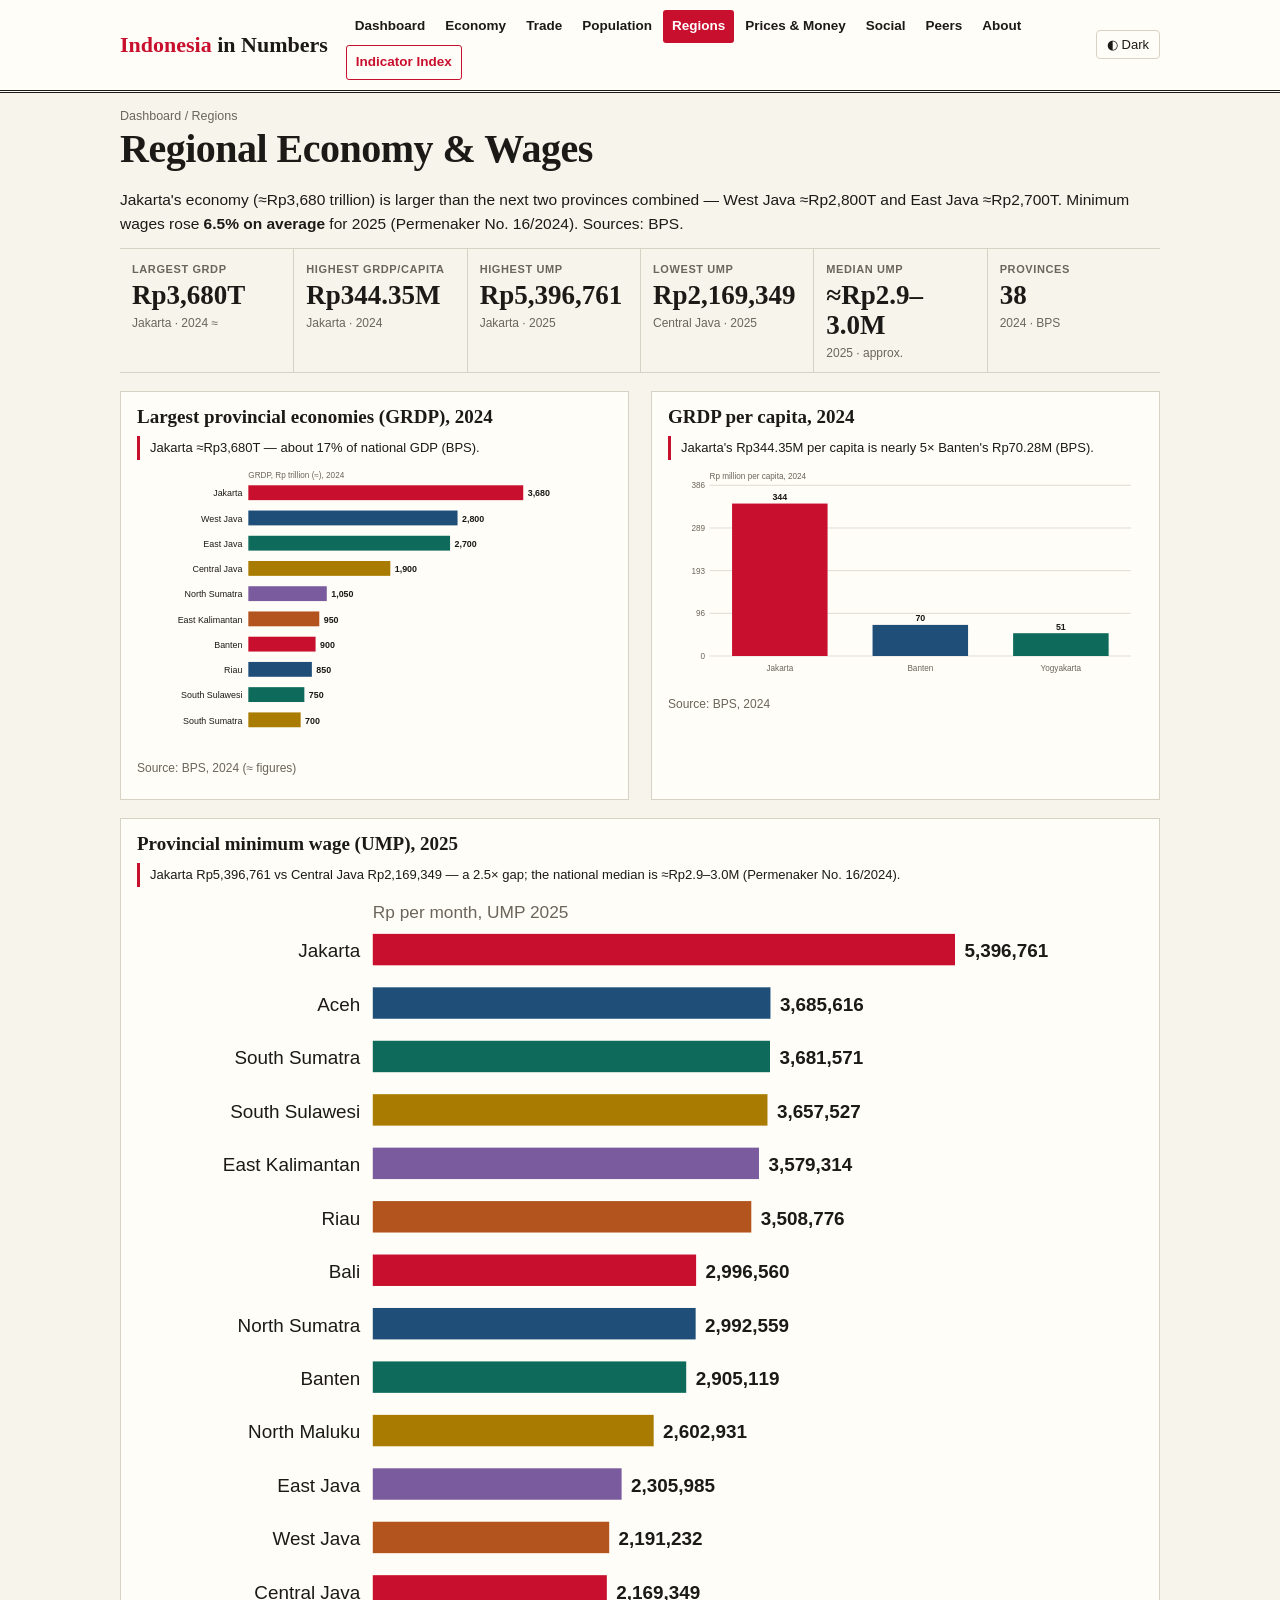
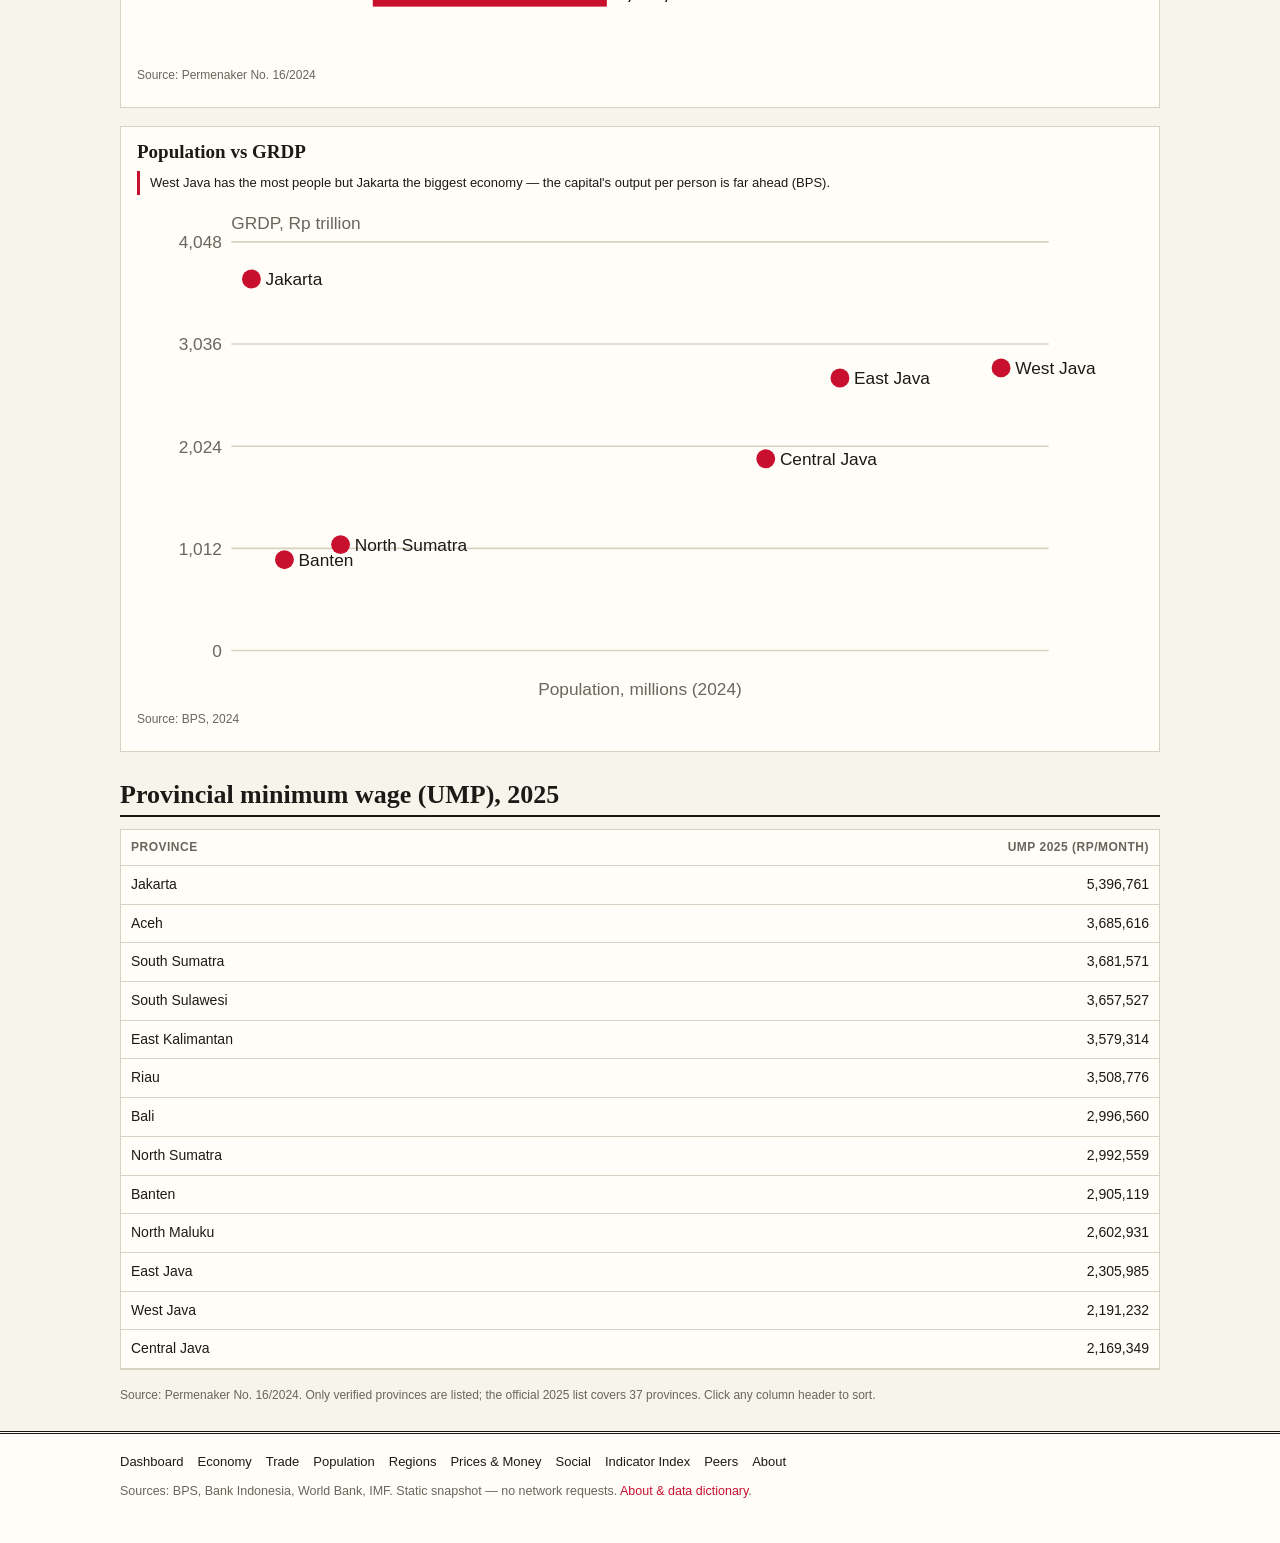
<file: app/regions.html>
<!DOCTYPE html>
<html lang="en">
<head>
<meta charset="utf-8">
<meta name="viewport" content="width=device-width, initial-scale=1">
<title>Regional Economy &amp; Wages — Indonesia in Numbers</title>
<meta name="description" content="Provincial GRDP, GRDP per capita and minimum wages (UMP 2025) across Indonesia's 38 provinces. Sources: BPS, Permenaker No. 16/2024.">
<link rel="icon" href="favicon.svg" type="image/svg+xml">
<link rel="stylesheet" href="css/style.css">
</head>
<body data-page="regions">
<a class="skip" href="#main">Skip to content</a>
<header class="masthead"><div class="wrap">
<a class="brand" href="index.html"><b>Indonesia</b> in Numbers</a>
<nav class="main" aria-label="Main">
<a href="index.html">Dashboard</a><a href="economy.html">Economy</a><a href="trade.html">Trade</a><a href="population.html">Population</a><a href="regions.html" class="active">Regions</a><a href="prices-money.html">Prices &amp; Money</a><a href="social.html">Social</a><a href="peers.html">Peers</a><a href="about.html">About</a><a href="indicators.html" class="cta">Indicator Index</a>
</nav>
<button class="theme-btn" id="themeBtn" type="button">◐ Dark</button>
</div></header>
<main id="main"><div class="wrap">
<p class="crumb"><a href="index.html">Dashboard</a> / Regions</p>
<h1>Regional Economy &amp; Wages</h1>
<p class="sub">Jakarta's economy (≈Rp3,680 trillion) is larger than the next two provinces combined — West Java ≈Rp2,800T and East Java ≈Rp2,700T. Minimum wages rose <b>6.5% on average</b> for 2025 (Permenaker No. 16/2024). Sources: BPS.</p>
<div class="kpis" style="margin:12px 0 18px">
<div class="kpi"><div class="lab">Largest GRDP</div><div class="val num">Rp3,680T</div><p class="src">Jakarta · 2024 ≈</p></div>
<div class="kpi"><div class="lab">Highest GRDP/capita</div><div class="val num">Rp344.35M</div><p class="src">Jakarta · 2024</p></div>
<div class="kpi"><div class="lab">Highest UMP</div><div class="val num">Rp5,396,761</div><p class="src">Jakarta · 2025</p></div>
<div class="kpi"><div class="lab">Lowest UMP</div><div class="val num">Rp2,169,349</div><p class="src">Central Java · 2025</p></div>
<div class="kpi"><div class="lab">Median UMP</div><div class="val num">≈Rp2.9–3.0M</div><p class="src">2025 · approx.</p></div>
<div class="kpi"><div class="lab">Provinces</div><div class="val num">38</div><p class="src">2024 · BPS</p></div>
</div>
<div class="grid2">
<div class="chartbox"><h3>Largest provincial economies (GRDP), 2024</h3><p class="anno">Jakarta ≈Rp3,680T — about 17% of national GDP (BPS).</p><div id="pdrbChart"></div><p class="src">Source: BPS, 2024 (≈ figures)</p></div>
<div class="chartbox"><h3>GRDP per capita, 2024</h3><p class="anno">Jakarta's Rp344.35M per capita is nearly 5× Banten's Rp70.28M (BPS).</p><div id="pdrbCapChart"></div><p class="src">Source: BPS, 2024</p></div>
</div>
<div class="chartbox"><h3>Provincial minimum wage (UMP), 2025</h3><p class="anno">Jakarta Rp5,396,761 vs Central Java Rp2,169,349 — a 2.5× gap; the national median is ≈Rp2.9–3.0M (Permenaker No. 16/2024).</p><div id="umpChart"></div><p class="src">Source: Permenaker No. 16/2024</p></div>
<div class="chartbox"><h3>Population vs GRDP</h3><p class="anno">West Java has the most people but Jakarta the biggest economy — the capital's output per person is far ahead (BPS).</p><div id="scatterChart"></div><p class="src">Source: BPS, 2024</p></div>
<h2>Provincial minimum wage (UMP), 2025</h2>
<div class="tblwrap"><table class="sortable"><thead><tr><th>Province</th><th class="num">UMP 2025 (Rp/month)</th></tr></thead><tbody>
<tr><td>Jakarta</td><td class="num">5,396,761</td></tr>
<tr><td>Aceh</td><td class="num">3,685,616</td></tr>
<tr><td>South Sumatra</td><td class="num">3,681,571</td></tr>
<tr><td>South Sulawesi</td><td class="num">3,657,527</td></tr>
<tr><td>East Kalimantan</td><td class="num">3,579,314</td></tr>
<tr><td>Riau</td><td class="num">3,508,776</td></tr>
<tr><td>Bali</td><td class="num">2,996,560</td></tr>
<tr><td>North Sumatra</td><td class="num">2,992,559</td></tr>
<tr><td>Banten</td><td class="num">2,905,119</td></tr>
<tr><td>North Maluku</td><td class="num">2,602,931</td></tr>
<tr><td>East Java</td><td class="num">2,305,985</td></tr>
<tr><td>West Java</td><td class="num">2,191,232</td></tr>
<tr><td>Central Java</td><td class="num">2,169,349</td></tr>
</tbody></table></div>
<p class="src">Source: Permenaker No. 16/2024. Only verified provinces are listed; the official 2025 list covers 37 provinces. Click any column header to sort.</p>
</div></main>
<footer class="site"><div class="wrap">
<nav aria-label="Site map"><a href="index.html">Dashboard</a><a href="economy.html">Economy</a><a href="trade.html">Trade</a><a href="population.html">Population</a><a href="regions.html">Regions</a><a href="prices-money.html">Prices &amp; Money</a><a href="social.html">Social</a><a href="indicators.html">Indicator Index</a><a href="peers.html">Peers</a><a href="about.html">About</a></nav>
<p class="small muted">Sources: BPS, Bank Indonesia, World Bank, IMF. Static snapshot — no network requests. <a href="about.html">About &amp; data dictionary</a>.</p>
</div></footer>
<script src="js/data.js"></script>
<script src="js/charts.js"></script>
<script src="js/app.js"></script>
</body>
</html>
</file>
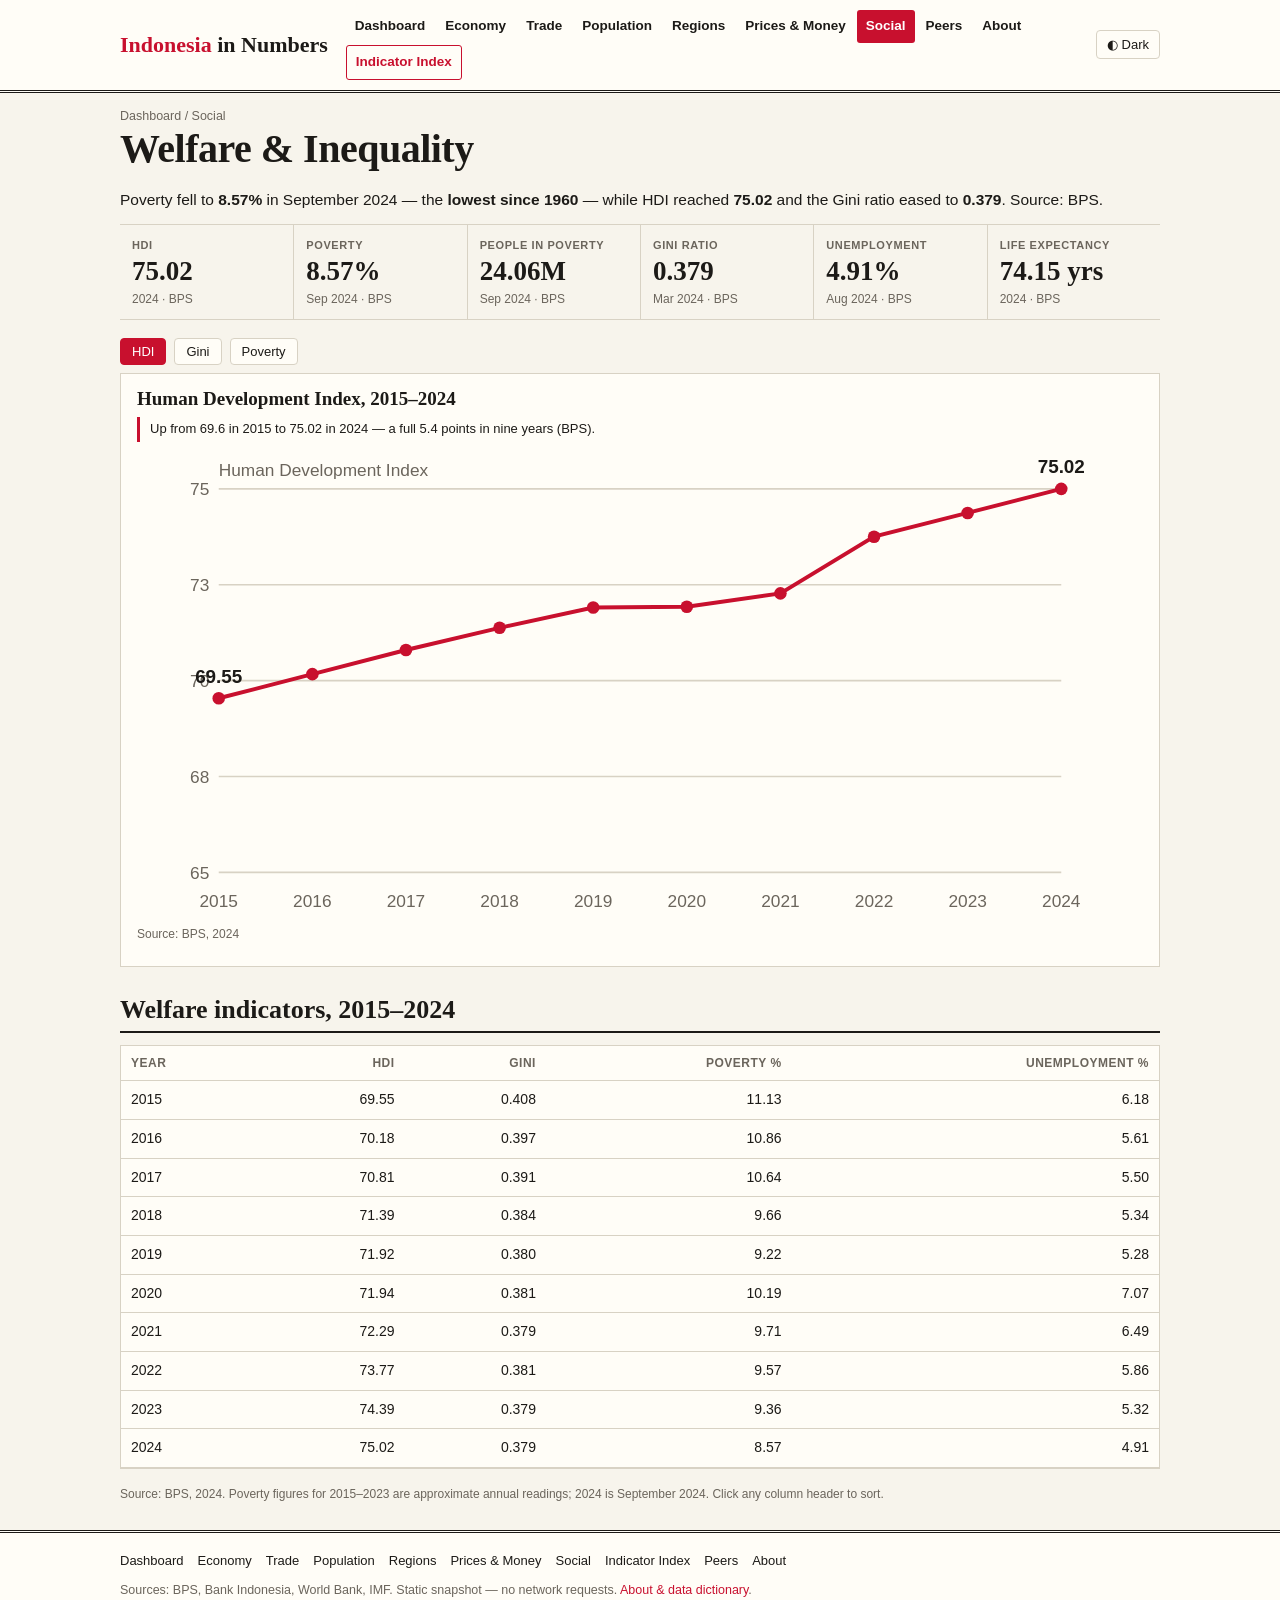
<file: app/social.html>
<!DOCTYPE html>
<html lang="en">
<head>
<meta charset="utf-8">
<meta name="viewport" content="width=device-width, initial-scale=1">
<title>Welfare &amp; Inequality — Indonesia in Numbers</title>
<meta name="description" content="Indonesia HDI, Gini ratio, poverty and unemployment 2015–2024. Source: BPS.">
<link rel="icon" href="favicon.svg" type="image/svg+xml">
<link rel="stylesheet" href="css/style.css">
</head>
<body data-page="social">
<a class="skip" href="#main">Skip to content</a>
<header class="masthead"><div class="wrap">
<a class="brand" href="index.html"><b>Indonesia</b> in Numbers</a>
<nav class="main" aria-label="Main">
<a href="index.html">Dashboard</a><a href="economy.html">Economy</a><a href="trade.html">Trade</a><a href="population.html">Population</a><a href="regions.html">Regions</a><a href="prices-money.html">Prices &amp; Money</a><a href="social.html" class="active">Social</a><a href="peers.html">Peers</a><a href="about.html">About</a><a href="indicators.html" class="cta">Indicator Index</a>
</nav>
<button class="theme-btn" id="themeBtn" type="button">◐ Dark</button>
</div></header>
<main id="main"><div class="wrap">
<p class="crumb"><a href="index.html">Dashboard</a> / Social</p>
<h1>Welfare &amp; Inequality</h1>
<p class="sub">Poverty fell to <b>8.57%</b> in September 2024 — the <b>lowest since 1960</b> — while HDI reached <b>75.02</b> and the Gini ratio eased to <b>0.379</b>. Source: BPS.</p>
<div class="kpis" style="margin:12px 0 18px">
<div class="kpi"><div class="lab">HDI</div><div class="val num">75.02</div><p class="src">2024 · BPS</p></div>
<div class="kpi"><div class="lab">Poverty</div><div class="val num">8.57%</div><p class="src">Sep 2024 · BPS</p></div>
<div class="kpi"><div class="lab">People in poverty</div><div class="val num">24.06M</div><p class="src">Sep 2024 · BPS</p></div>
<div class="kpi"><div class="lab">Gini ratio</div><div class="val num">0.379</div><p class="src">Mar 2024 · BPS</p></div>
<div class="kpi"><div class="lab">Unemployment</div><div class="val num">4.91%</div><p class="src">Aug 2024 · BPS</p></div>
<div class="kpi"><div class="lab">Life expectancy</div><div class="val num">74.15 yrs</div><p class="src">2024 · BPS</p></div>
</div>
<div class="ctools" role="tablist" aria-label="Welfare view">
<button type="button" class="tabbtn on" data-tabgroup="socialtab" data-tab="hdi">HDI</button>
<button type="button" class="tabbtn" data-tabgroup="socialtab" data-tab="gini">Gini</button>
<button type="button" class="tabbtn" data-tabgroup="socialtab" data-tab="poverty">Poverty</button>
</div>
<div data-tabpanel="socialtab" data-tab="hdi">
<div class="chartbox"><h3>Human Development Index, 2015–2024</h3><p class="anno">Up from 69.6 in 2015 to 75.02 in 2024 — a full 5.4 points in nine years (BPS).</p><div id="hdiChart"></div><p class="src">Source: BPS, 2024</p></div>
</div>
<div data-tabpanel="socialtab" data-tab="gini" style="display:none">
<div class="chartbox"><h3>Gini ratio, 2015–2024</h3><p class="anno">Inequality narrowed from 0.408 in 2015 to 0.379 in 2024 (BPS).</p><div id="giniChart"></div><p class="src">Source: BPS, 2024</p></div>
</div>
<div data-tabpanel="socialtab" data-tab="poverty" style="display:none">
<div class="chartbox"><h3>Poverty rate, 2015–2024</h3><p class="anno">Lowest since 1960: 8.57% (Sep 2024), down from ≈11.1% in 2015 (BPS).</p><div id="povChart"></div><p class="src">Source: BPS, 2024</p></div>
</div>
<h2>Welfare indicators, 2015–2024</h2>
<div class="tblwrap"><table class="sortable"><thead><tr><th>Year</th><th class="num">HDI</th><th class="num">Gini</th><th class="num">Poverty %</th><th class="num">Unemployment %</th></tr></thead><tbody>
<tr><td>2015</td><td class="num">69.55</td><td class="num">0.408</td><td class="num">11.13</td><td class="num">6.18</td></tr>
<tr><td>2016</td><td class="num">70.18</td><td class="num">0.397</td><td class="num">10.86</td><td class="num">5.61</td></tr>
<tr><td>2017</td><td class="num">70.81</td><td class="num">0.391</td><td class="num">10.64</td><td class="num">5.50</td></tr>
<tr><td>2018</td><td class="num">71.39</td><td class="num">0.384</td><td class="num">9.66</td><td class="num">5.34</td></tr>
<tr><td>2019</td><td class="num">71.92</td><td class="num">0.380</td><td class="num">9.22</td><td class="num">5.28</td></tr>
<tr><td>2020</td><td class="num">71.94</td><td class="num">0.381</td><td class="num">10.19</td><td class="num">7.07</td></tr>
<tr><td>2021</td><td class="num">72.29</td><td class="num">0.379</td><td class="num">9.71</td><td class="num">6.49</td></tr>
<tr><td>2022</td><td class="num">73.77</td><td class="num">0.381</td><td class="num">9.57</td><td class="num">5.86</td></tr>
<tr><td>2023</td><td class="num">74.39</td><td class="num">0.379</td><td class="num">9.36</td><td class="num">5.32</td></tr>
<tr><td>2024</td><td class="num">75.02</td><td class="num">0.379</td><td class="num">8.57</td><td class="num">4.91</td></tr>
</tbody></table></div>
<p class="src">Source: BPS, 2024. Poverty figures for 2015–2023 are approximate annual readings; 2024 is September 2024. Click any column header to sort.</p>
</div></main>
<footer class="site"><div class="wrap">
<nav aria-label="Site map"><a href="index.html">Dashboard</a><a href="economy.html">Economy</a><a href="trade.html">Trade</a><a href="population.html">Population</a><a href="regions.html">Regions</a><a href="prices-money.html">Prices &amp; Money</a><a href="social.html">Social</a><a href="indicators.html">Indicator Index</a><a href="peers.html">Peers</a><a href="about.html">About</a></nav>
<p class="small muted">Sources: BPS, Bank Indonesia, World Bank, IMF. Static snapshot — no network requests. <a href="about.html">About &amp; data dictionary</a>.</p>
</div></footer>
<script src="js/data.js"></script>
<script src="js/charts.js"></script>
<script src="js/app.js"></script>
</body>
</html>
</file>
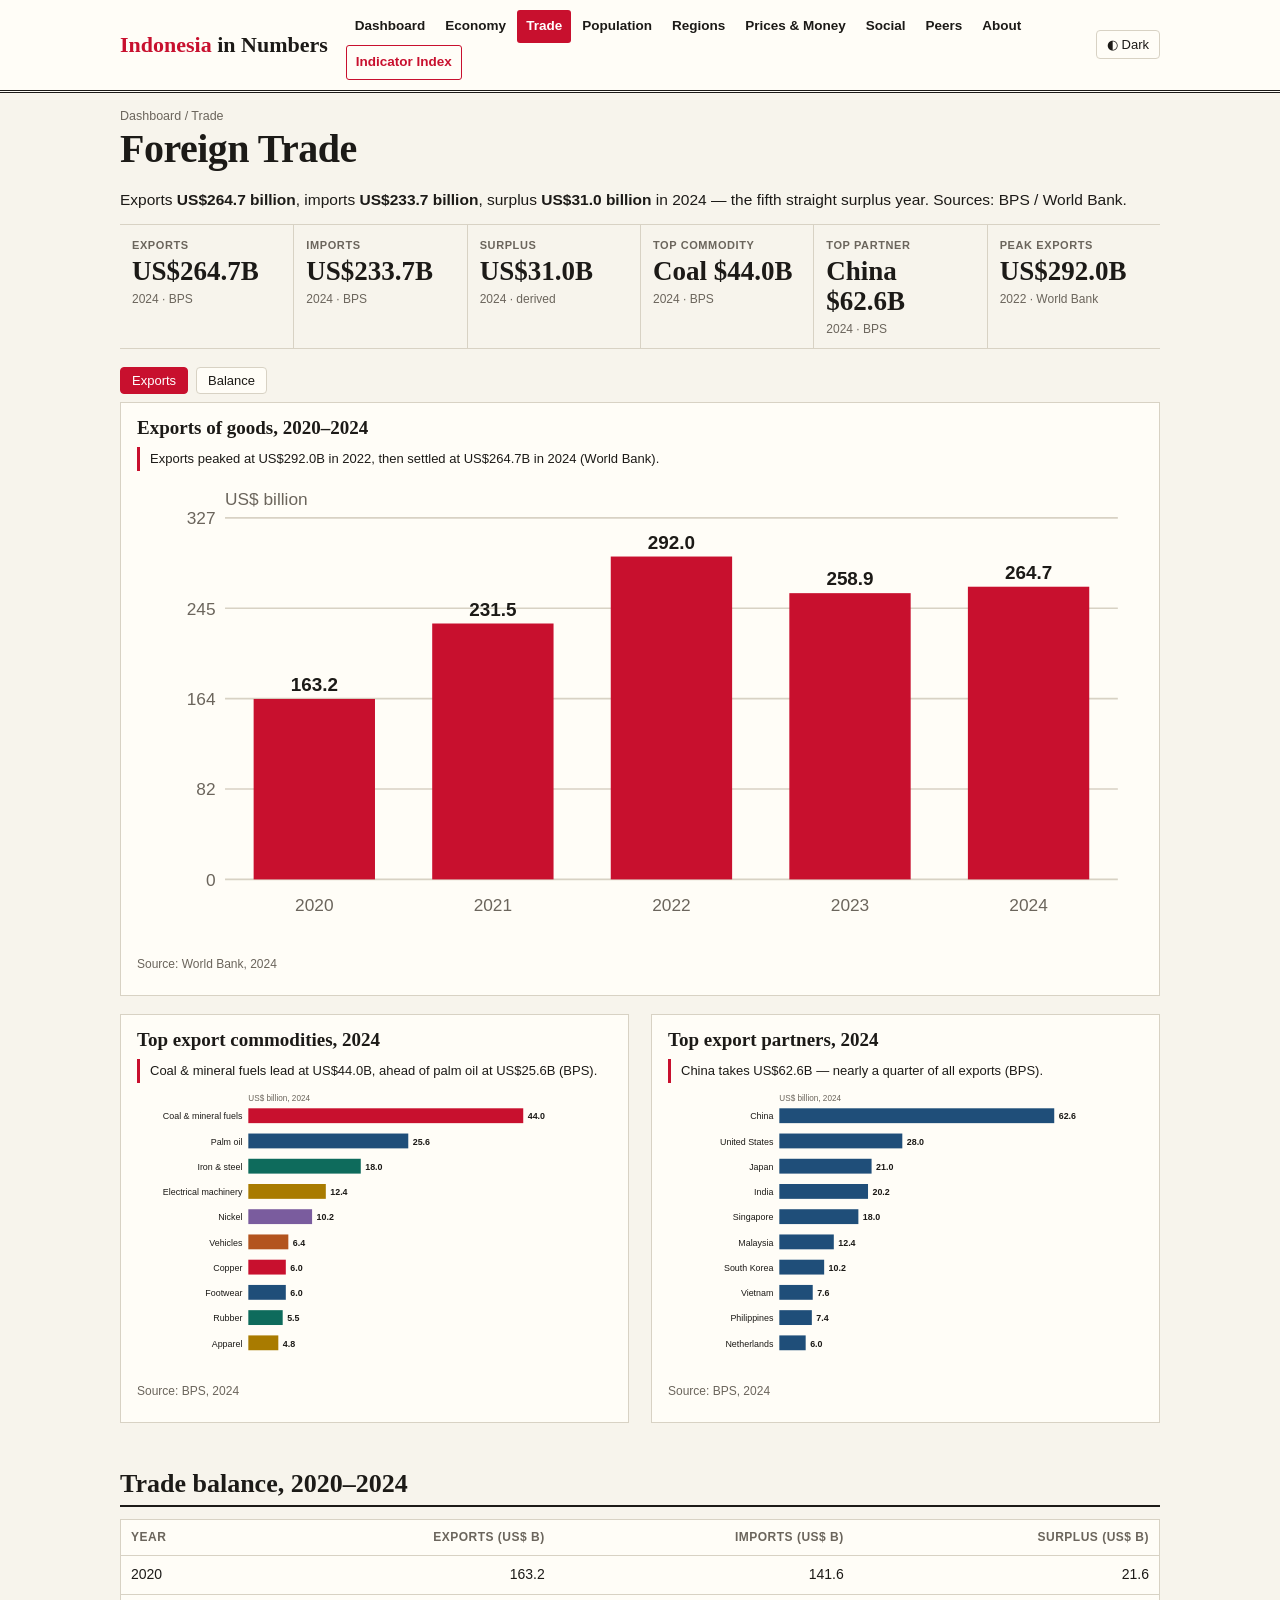
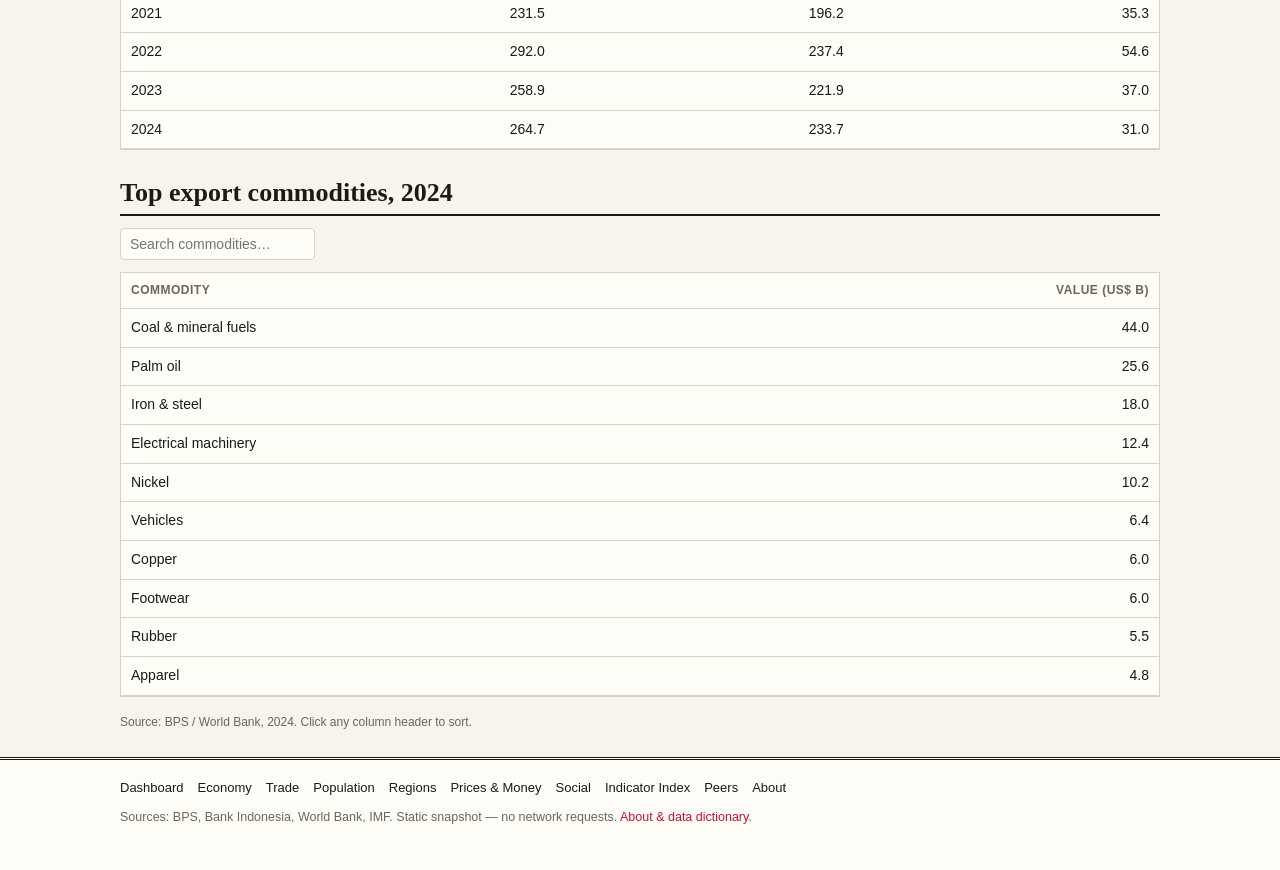
<file: app/trade.html>
<!DOCTYPE html>
<html lang="en">
<head>
<meta charset="utf-8">
<meta name="viewport" content="width=device-width, initial-scale=1">
<title>Foreign Trade — Indonesia in Numbers</title>
<meta name="description" content="Indonesia exports, imports, trade surplus, commodities and partners 2020–2024. Sources: BPS, World Bank.">
<link rel="icon" href="favicon.svg" type="image/svg+xml">
<link rel="stylesheet" href="css/style.css">
</head>
<body data-page="trade">
<a class="skip" href="#main">Skip to content</a>
<header class="masthead"><div class="wrap">
<a class="brand" href="index.html"><b>Indonesia</b> in Numbers</a>
<nav class="main" aria-label="Main">
<a href="index.html">Dashboard</a><a href="economy.html">Economy</a><a href="trade.html" class="active">Trade</a><a href="population.html">Population</a><a href="regions.html">Regions</a><a href="prices-money.html">Prices &amp; Money</a><a href="social.html">Social</a><a href="peers.html">Peers</a><a href="about.html">About</a><a href="indicators.html" class="cta">Indicator Index</a>
</nav>
<button class="theme-btn" id="themeBtn" type="button">◐ Dark</button>
</div></header>
<main id="main"><div class="wrap">
<p class="crumb"><a href="index.html">Dashboard</a> / Trade</p>
<h1>Foreign Trade</h1>
<p class="sub">Exports <b>US$264.7 billion</b>, imports <b>US$233.7 billion</b>, surplus <b>US$31.0 billion</b> in 2024 — the fifth straight surplus year. Sources: BPS / World Bank.</p>
<div class="kpis" style="margin:12px 0 18px">
<div class="kpi"><div class="lab">Exports</div><div class="val num">US$264.7B</div><p class="src">2024 · BPS</p></div>
<div class="kpi"><div class="lab">Imports</div><div class="val num">US$233.7B</div><p class="src">2024 · BPS</p></div>
<div class="kpi"><div class="lab">Surplus</div><div class="val num">US$31.0B</div><p class="src">2024 · derived</p></div>
<div class="kpi"><div class="lab">Top commodity</div><div class="val num">Coal $44.0B</div><p class="src">2024 · BPS</p></div>
<div class="kpi"><div class="lab">Top partner</div><div class="val num">China $62.6B</div><p class="src">2024 · BPS</p></div>
<div class="kpi"><div class="lab">Peak exports</div><div class="val num">US$292.0B</div><p class="src">2022 · World Bank</p></div>
</div>
<div class="ctools" role="tablist" aria-label="Trade view">
<button type="button" class="tabbtn on" data-tabgroup="tradetab" data-tab="exports">Exports</button>
<button type="button" class="tabbtn" data-tabgroup="tradetab" data-tab="balance">Balance</button>
</div>
<div data-tabpanel="tradetab" data-tab="exports">
<div class="chartbox"><h3>Exports of goods, 2020–2024</h3><p class="anno">Exports peaked at US$292.0B in 2022, then settled at US$264.7B in 2024 (World Bank).</p><div id="tradeChart"></div><p class="src">Source: World Bank, 2024</p></div>
</div>
<div data-tabpanel="tradetab" data-tab="balance" style="display:none">
<div class="chartbox"><h3>Trade surplus, 2020–2024</h3><p class="anno">Five straight surplus years; the widest was US$54.6B in 2022 (World Bank).</p><div id="surplusChart"></div><p class="src">Source: World Bank, 2024</p></div>
</div>
<div class="grid2">
<div class="chartbox"><h3>Top export commodities, 2024</h3><p class="anno">Coal &amp; mineral fuels lead at US$44.0B, ahead of palm oil at US$25.6B (BPS).</p><div id="commChart"></div><p class="src">Source: BPS, 2024</p></div>
<div class="chartbox"><h3>Top export partners, 2024</h3><p class="anno">China takes US$62.6B — nearly a quarter of all exports (BPS).</p><div id="partnerChart"></div><p class="src">Source: BPS, 2024</p></div>
</div>
<h2>Trade balance, 2020–2024</h2>
<div class="tblwrap"><table class="sortable"><thead><tr><th>Year</th><th class="num">Exports (US$ B)</th><th class="num">Imports (US$ B)</th><th class="num">Surplus (US$ B)</th></tr></thead><tbody>
<tr><td>2020</td><td class="num">163.2</td><td class="num">141.6</td><td class="num">21.6</td></tr>
<tr><td>2021</td><td class="num">231.5</td><td class="num">196.2</td><td class="num">35.3</td></tr>
<tr><td>2022</td><td class="num">292.0</td><td class="num">237.4</td><td class="num">54.6</td></tr>
<tr><td>2023</td><td class="num">258.9</td><td class="num">221.9</td><td class="num">37.0</td></tr>
<tr><td>2024</td><td class="num">264.7</td><td class="num">233.7</td><td class="num">31.0</td></tr>
</tbody></table></div>
<h2>Top export commodities, 2024</h2>
<p><input type="search" id="commSearch" placeholder="Search commodities…" aria-label="Search commodities"></p>
<div class="tblwrap"><table class="sortable" id="commTable"><thead><tr><th>Commodity</th><th class="num">Value (US$ B)</th></tr></thead><tbody>
<tr><td>Coal &amp; mineral fuels</td><td class="num">44.0</td></tr>
<tr><td>Palm oil</td><td class="num">25.6</td></tr>
<tr><td>Iron &amp; steel</td><td class="num">18.0</td></tr>
<tr><td>Electrical machinery</td><td class="num">12.4</td></tr>
<tr><td>Nickel</td><td class="num">10.2</td></tr>
<tr><td>Vehicles</td><td class="num">6.4</td></tr>
<tr><td>Copper</td><td class="num">6.0</td></tr>
<tr><td>Footwear</td><td class="num">6.0</td></tr>
<tr><td>Rubber</td><td class="num">5.5</td></tr>
<tr><td>Apparel</td><td class="num">4.8</td></tr>
</tbody></table></div>
<p class="src">Source: BPS / World Bank, 2024. Click any column header to sort.</p>
</div></main>
<footer class="site"><div class="wrap">
<nav aria-label="Site map"><a href="index.html">Dashboard</a><a href="economy.html">Economy</a><a href="trade.html">Trade</a><a href="population.html">Population</a><a href="regions.html">Regions</a><a href="prices-money.html">Prices &amp; Money</a><a href="social.html">Social</a><a href="indicators.html">Indicator Index</a><a href="peers.html">Peers</a><a href="about.html">About</a></nav>
<p class="small muted">Sources: BPS, Bank Indonesia, World Bank, IMF. Static snapshot — no network requests. <a href="about.html">About &amp; data dictionary</a>.</p>
</div></footer>
<script src="js/data.js"></script>
<script src="js/charts.js"></script>
<script src="js/app.js"></script>
</body>
</html>
</file>
<file: app/css/style.css>
/* Indonesia in Numbers — editorial almanac stylesheet. Light default, dark via [data-theme].
   System fonts only; no webfonts, no network. */
:root{
  --bg:#F7F4EC; --surface:#FFFDF7; --ink:#1C1A17; --muted:#6B655C; --line:#D8D2C4;
  --red:#C8102E; --red-soft:#FBE9EC; --teal:#0E6B5C; --gold:#A97B00; --blue:#1F4E79;
  --bar:#C8102E; --bar2:#1F4E79; --bar3:#0E6B5C; --bar4:#A97B00; --bar5:#7A5C9E;
  --serif:Georgia,"Noto Serif","Times New Roman",serif;
  --sans:-apple-system,BlinkMacSystemFont,"Segoe UI",Roboto,Helvetica,Arial,sans-serif;
}
[data-theme="dark"]{
  --bg:#171512; --surface:#211E1A; --ink:#F2EDE3; --muted:#B3AA9B; --line:#3D382F;
  --red:#F0566E; --red-soft:#3A1E24; --teal:#4FB3A1; --gold:#D9A62E; --blue:#6FA8DC;
  --bar:#F0566E; --bar2:#6FA8DC; --bar3:#4FB3A1; --bar4:#D9A62E; --bar5:#B08FD6;
}
*{box-sizing:border-box}
html{scroll-behavior:smooth}
body{margin:0;background:var(--bg);color:var(--ink);font-family:var(--sans);font-size:15.5px;line-height:1.55}
a{color:var(--red);text-decoration:none}
a:hover{text-decoration:underline}
h1,h2,h3{font-family:var(--serif);line-height:1.15;margin:0 0 .4em}
h1{font-size:40px;letter-spacing:-.5px}
h2{font-size:26px;border-bottom:2px solid var(--ink);padding-bottom:6px;margin:28px 0 12px}
h3{font-size:19px;margin:18px 0 8px}
p{margin:0 0 12px}
.wrap{max-width:1080px;margin:0 auto;padding:0 20px}
.muted{color:var(--muted)}
.small{font-size:12.5px}
.src{font-size:12px;color:var(--muted);margin-top:6px}
.num{font-variant-numeric:tabular-nums}
/* header */
.masthead{border-bottom:3px double var(--ink);background:var(--surface)}
.masthead .wrap{display:flex;align-items:center;gap:18px;flex-wrap:wrap;padding-top:10px;padding-bottom:10px}
.brand{font-family:var(--serif);font-size:22px;font-weight:700;color:var(--ink)}
.brand b{color:var(--red)}
.brand:hover{text-decoration:none}
nav.main{display:flex;gap:2px;flex-wrap:wrap;flex:1}
nav.main a{color:var(--ink);font-size:13.5px;font-weight:600;padding:6px 9px;border-radius:3px}
nav.main a:hover{background:var(--red-soft);text-decoration:none;color:var(--red)}
nav.main a.active{background:var(--red);color:#fff}
nav.main a.cta{border:1px solid var(--red);color:var(--red)}
nav.main a.cta.active{background:var(--red);color:#fff}
.theme-btn{border:1px solid var(--line);background:var(--surface);color:var(--ink);border-radius:4px;padding:6px 10px;cursor:pointer;font-size:13px}
.theme-btn:hover{border-color:var(--red)}
/* hero — must finish inside the first viewport: no chart here */
.hero{padding:22px 0 14px;border-bottom:1px solid var(--line)}
.hero h1{margin-bottom:4px}
.hero .sub{font-size:16.5px;color:var(--muted);margin:0 0 10px}
.badge{display:inline-block;background:var(--red);color:#fff;font-size:12px;font-weight:700;letter-spacing:.4px;padding:3px 9px;border-radius:2px;margin-bottom:10px}
.badge.alt{background:var(--surface);color:var(--ink);border:1px solid var(--line)}
/* fact strip */
.factbar{display:flex;gap:8px;align-items:center;flex-wrap:wrap;margin:10px 0 12px}
.factbar input[type="search"]{flex:1;min-width:200px;padding:8px 10px;border:1px solid var(--line);border-radius:4px;background:var(--surface);color:var(--ink);font-size:14px}
.chips{display:flex;gap:6px;flex-wrap:wrap}
.chip{border:1px solid var(--line);background:var(--surface);border-radius:20px;padding:4px 10px;font-size:12.5px;white-space:nowrap}
.chip b{color:var(--red)}
.chip mark{background:#FBE9A8;color:var(--ink)}
/* KPI tiles */
.kpis{display:grid;grid-template-columns:repeat(6,1fr);gap:0;border-top:1px solid var(--line);border-bottom:1px solid var(--line)}
.kpi{padding:12px 12px 10px;border-left:1px solid var(--line)}
.kpi:first-child{border-left:none}
.kpi .lab{font-size:11px;text-transform:uppercase;letter-spacing:.6px;color:var(--muted);font-weight:700}
.kpi .val{font-family:var(--serif);font-size:27px;font-weight:700;line-height:1.1;margin:3px 0}
.kpi .val small{font-size:14px}
.kpi .src{margin:0}
/* sections & charts */
section{padding:6px 0 10px}
/* glance + explore fill the space below the KPI tiles, so the first viewport
   reads as finished content; the first chart still starts below the fold */
.glance{padding-top:2px}
.charts{padding-top:4px}
.grid2{display:grid;grid-template-columns:1fr 1fr;gap:22px}
.grid3{display:grid;grid-template-columns:1fr 1fr 1fr;gap:18px}
.chartbox{background:var(--surface);border:1px solid var(--line);padding:14px 16px 10px;margin-bottom:18px}
.chartbox h3{margin-top:0}
.chartbox svg{width:100%;height:auto;display:block}
.chartbox .anno{font-size:13px;border-left:3px solid var(--red);padding:2px 0 2px 10px;margin:6px 0;color:var(--ink)}
.ctools{display:flex;gap:8px;align-items:center;flex-wrap:wrap;margin-bottom:8px}
.ctools button,.tabbtn{border:1px solid var(--line);background:var(--surface);color:var(--ink);border-radius:4px;padding:5px 11px;cursor:pointer;font-size:13px}
.ctools button:hover,.tabbtn:hover{border-color:var(--red);color:var(--red)}
.ctools button.on,.tabbtn.on{background:var(--red);border-color:var(--red);color:#fff}
select,input[type="search"],input[type="text"]{padding:7px 9px;border:1px solid var(--line);border-radius:4px;background:var(--surface);color:var(--ink);font-size:14px}
label.flt{font-weight:600;font-size:13.5px}
/* tables */
table{width:100%;border-collapse:collapse;background:var(--surface);font-size:14px}
th,td{padding:8px 10px;border-bottom:1px solid var(--line);text-align:left;vertical-align:top}
th{font-size:12px;text-transform:uppercase;letter-spacing:.5px;color:var(--muted);cursor:pointer;user-select:none;white-space:nowrap}
th:hover{color:var(--red)}
td.num,th.num{text-align:right}
tr:hover td{background:var(--red-soft)}
.tblwrap{overflow-x:auto;border:1px solid var(--line);margin-bottom:16px}
.countline{font-size:13px;color:var(--muted);margin:6px 0}
/* cards / explore */
.explore{display:grid;grid-template-columns:repeat(3,1fr);gap:12px}
.excard{border:1px solid var(--line);background:var(--surface);padding:14px 16px}
.excard h3{margin:0 0 4px;font-size:17px}
.excard h3 a{color:var(--ink)}
.excard h3 a:hover{color:var(--red)}
.excard p{font-size:13.5px;color:var(--muted);margin:0}
.callout{border:1px solid var(--line);border-left:4px solid var(--red);background:var(--surface);padding:12px 16px;margin:14px 0}
footer.site{border-top:3px double var(--ink);margin-top:26px;padding:18px 0 30px;background:var(--surface)}
footer.site nav{display:flex;gap:14px;flex-wrap:wrap;font-size:13px;margin-bottom:10px}
footer.site nav a{color:var(--ink)}
.crumb{font-size:12.5px;color:var(--muted);margin:14px 0 0}
.crumb a{color:var(--muted)}
#tooltip{position:fixed;pointer-events:none;background:var(--ink);color:var(--bg);font-size:12.5px;padding:5px 9px;border-radius:3px;display:none;z-index:50;max-width:260px}
.skip{position:absolute;left:-999px}
.skip:focus{left:8px;top:8px;background:var(--red);color:#fff;padding:6px 10px;z-index:99}
@media (max-width:900px){
  .kpis{grid-template-columns:repeat(3,1fr)}
  .kpi:nth-child(4){border-left:none}
  .kpi{border-top:1px solid var(--line)}
  .kpi:nth-child(-n+3){border-top:none}
  .grid2,.grid3{grid-template-columns:1fr}
  .explore{grid-template-columns:1fr 1fr}
  h1{font-size:30px}
}
@media (max-width:520px){
  .masthead .wrap{flex-direction:column;align-items:flex-start;gap:8px}
  nav.main{flex:none;width:100%}
  .theme-btn{align-self:flex-start}
  .kpis{grid-template-columns:1fr 1fr}
  .kpi{border-left:none;border-top:1px solid var(--line)}
  .kpi:nth-child(-n+2){border-top:none}
  .kpi:nth-child(even){border-left:1px solid var(--line)}
  .explore{grid-template-columns:1fr}
  h1{font-size:27px}
  body{font-size:15px}
  .masthead .wrap{gap:8px}
}
</file>
